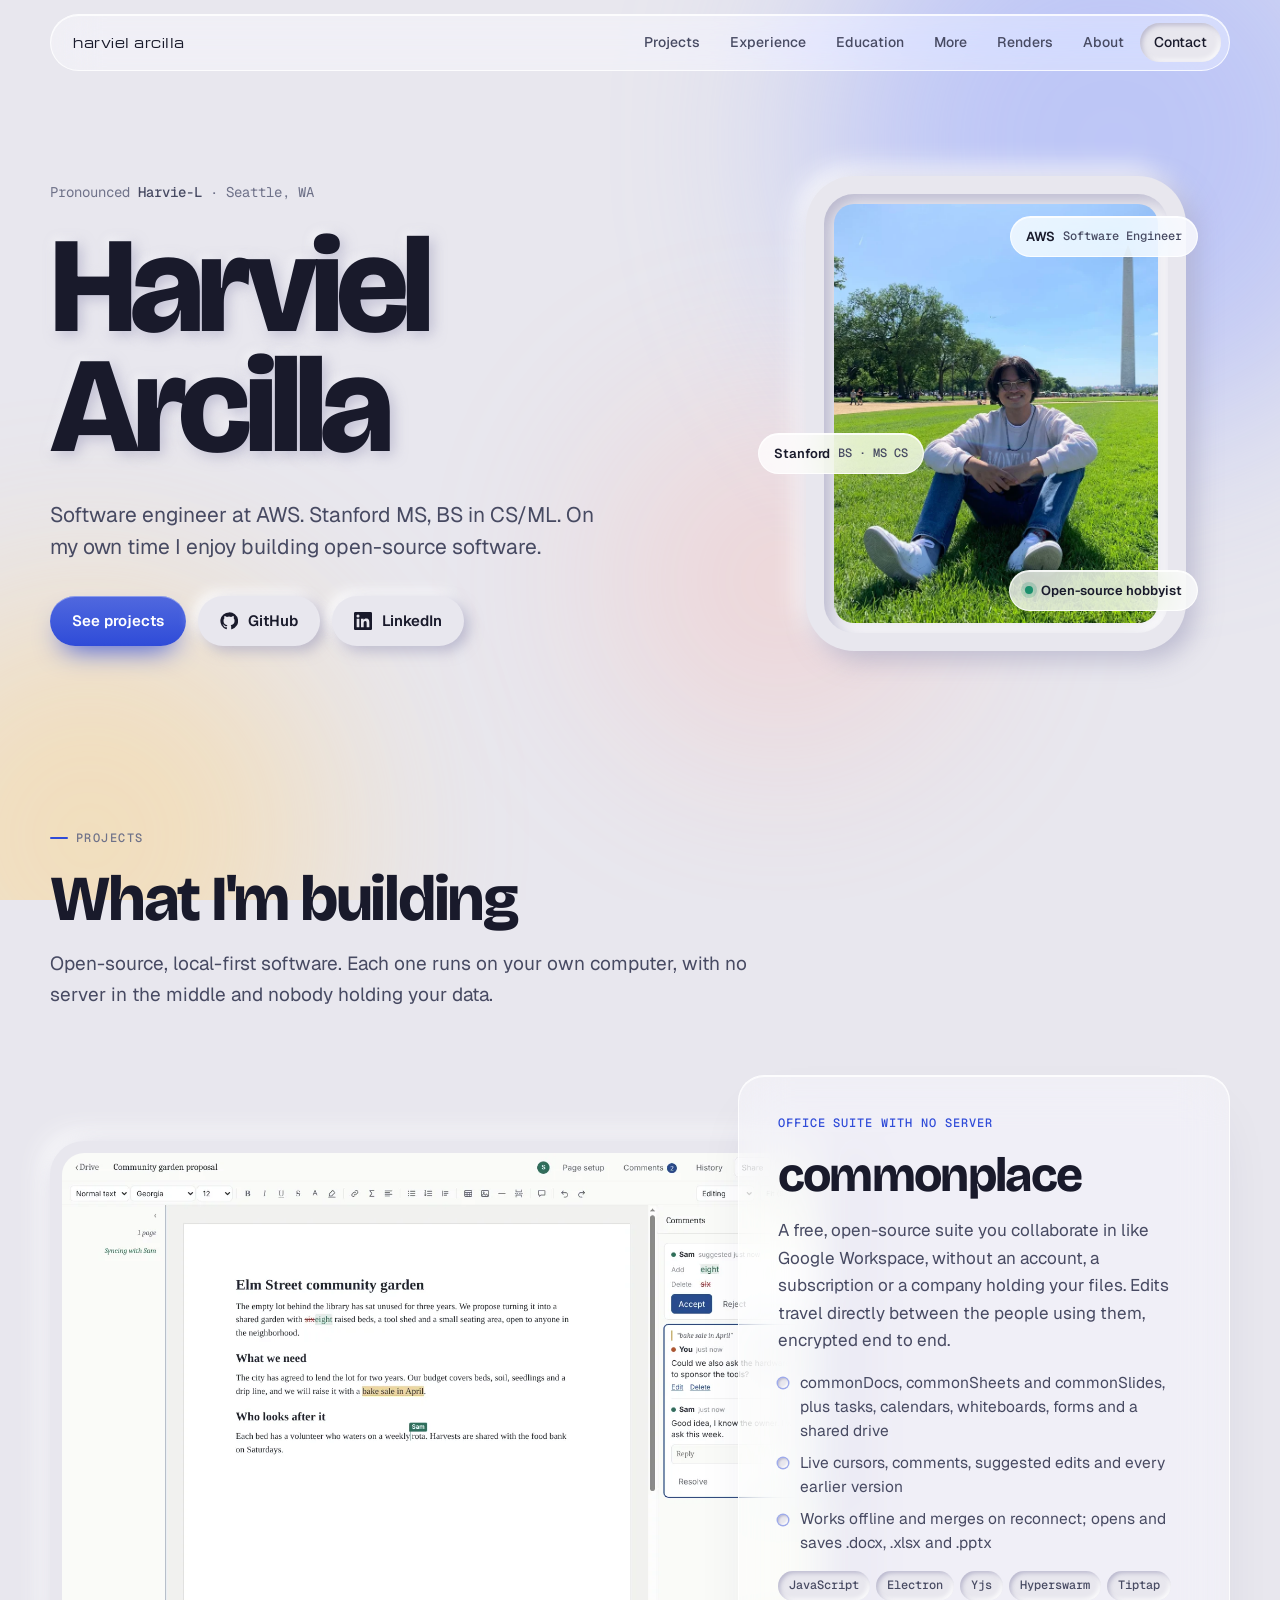
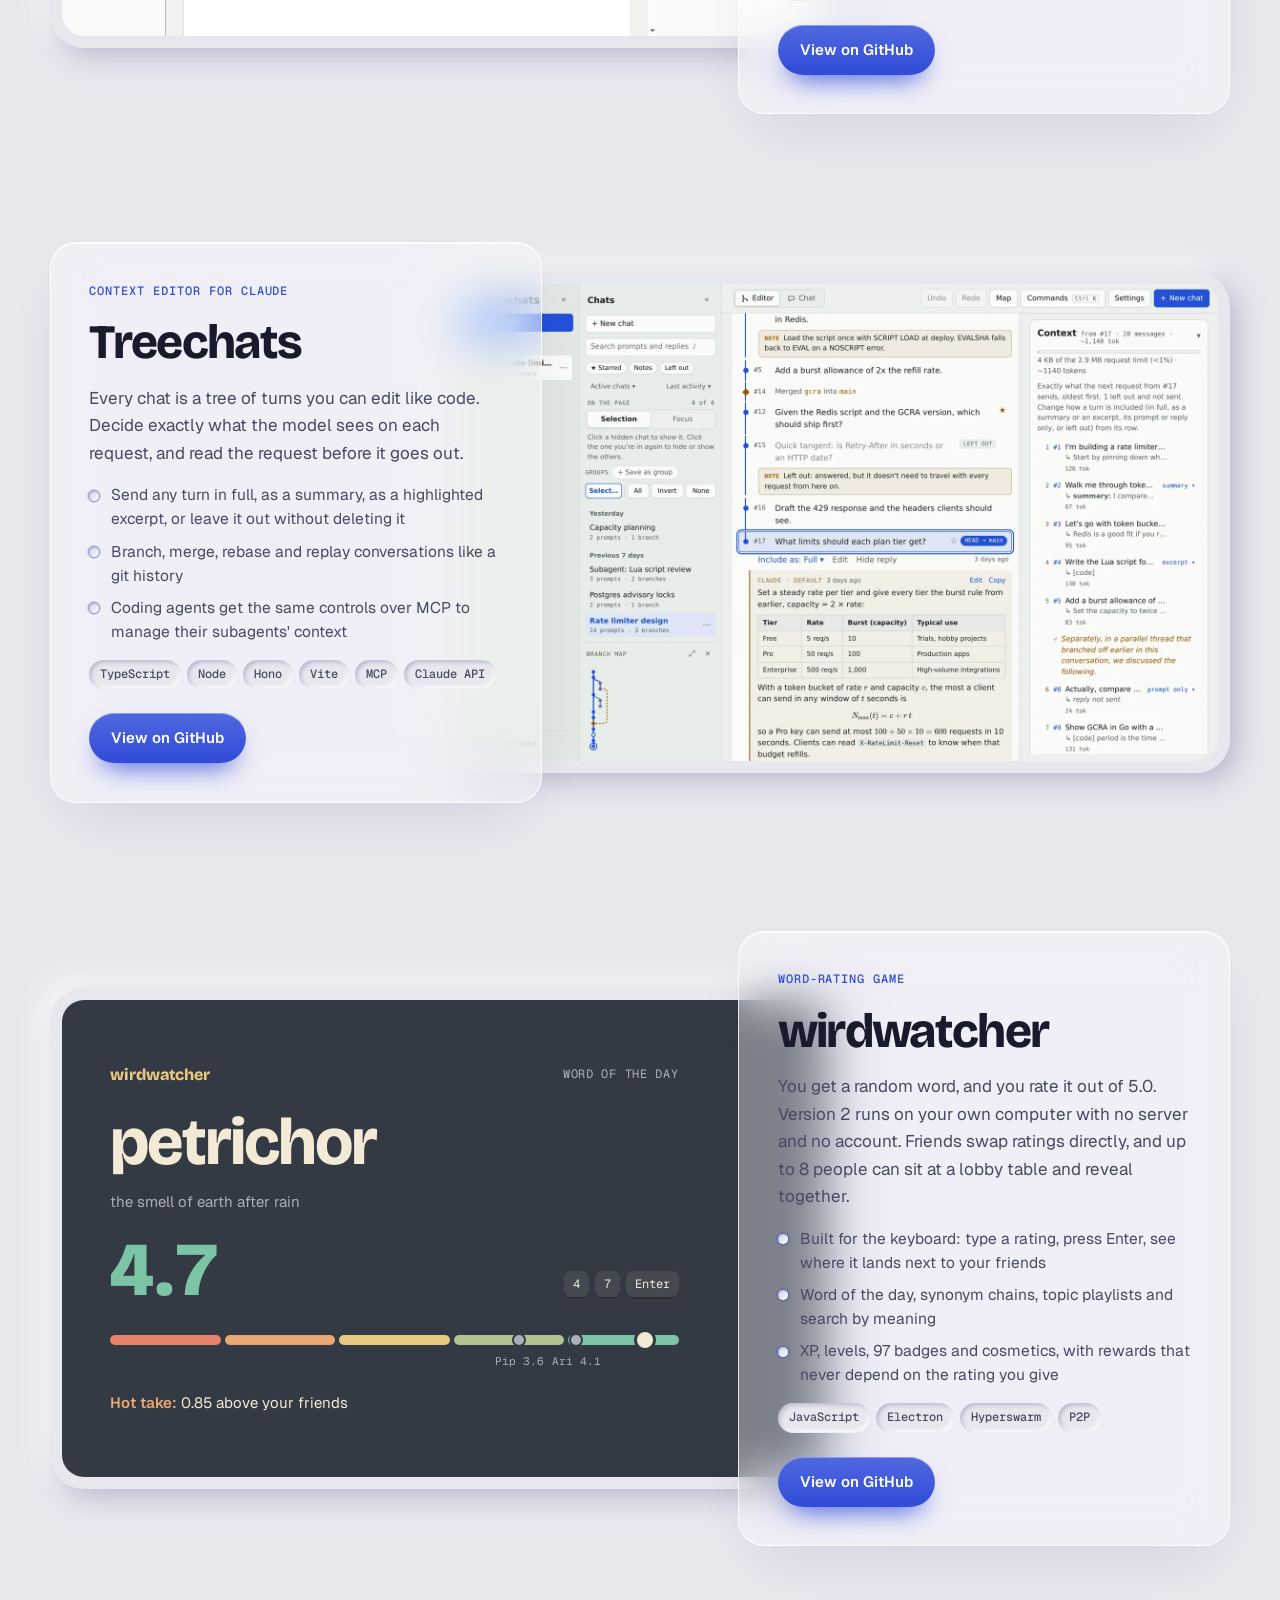
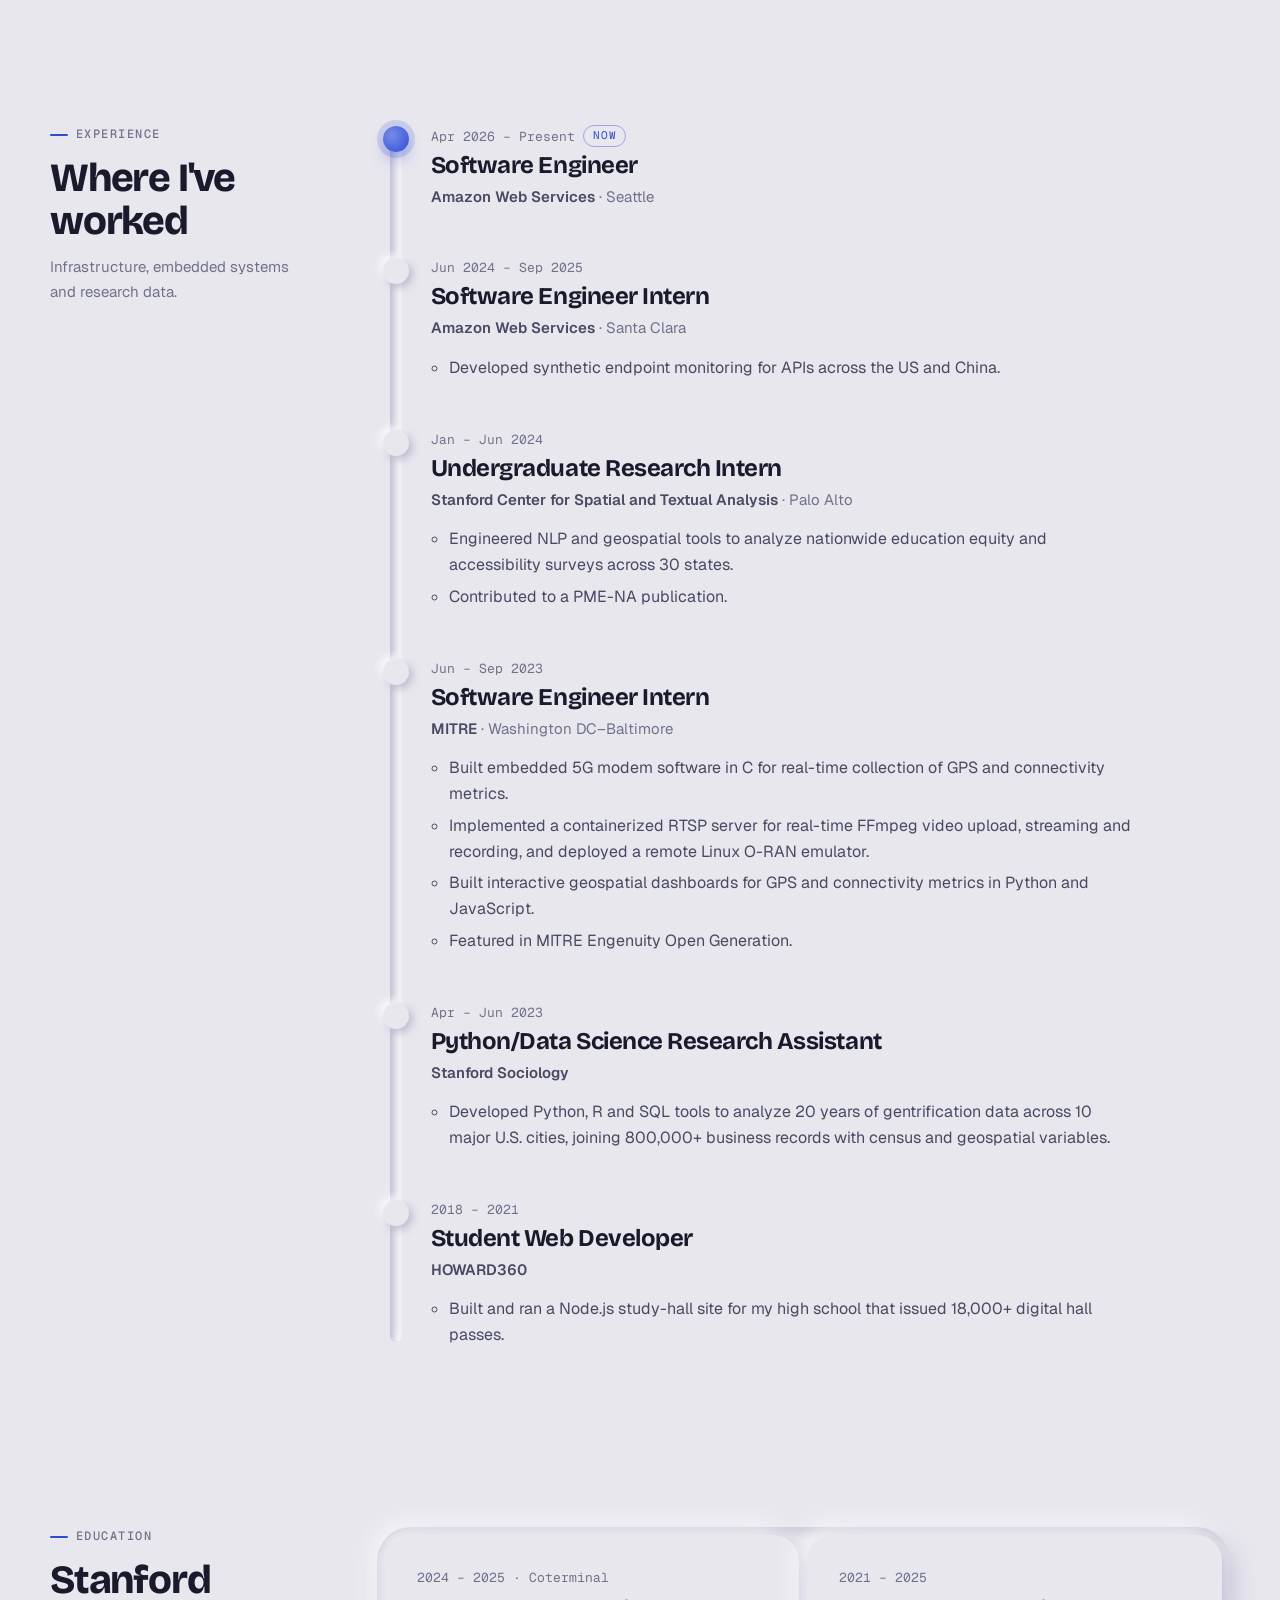
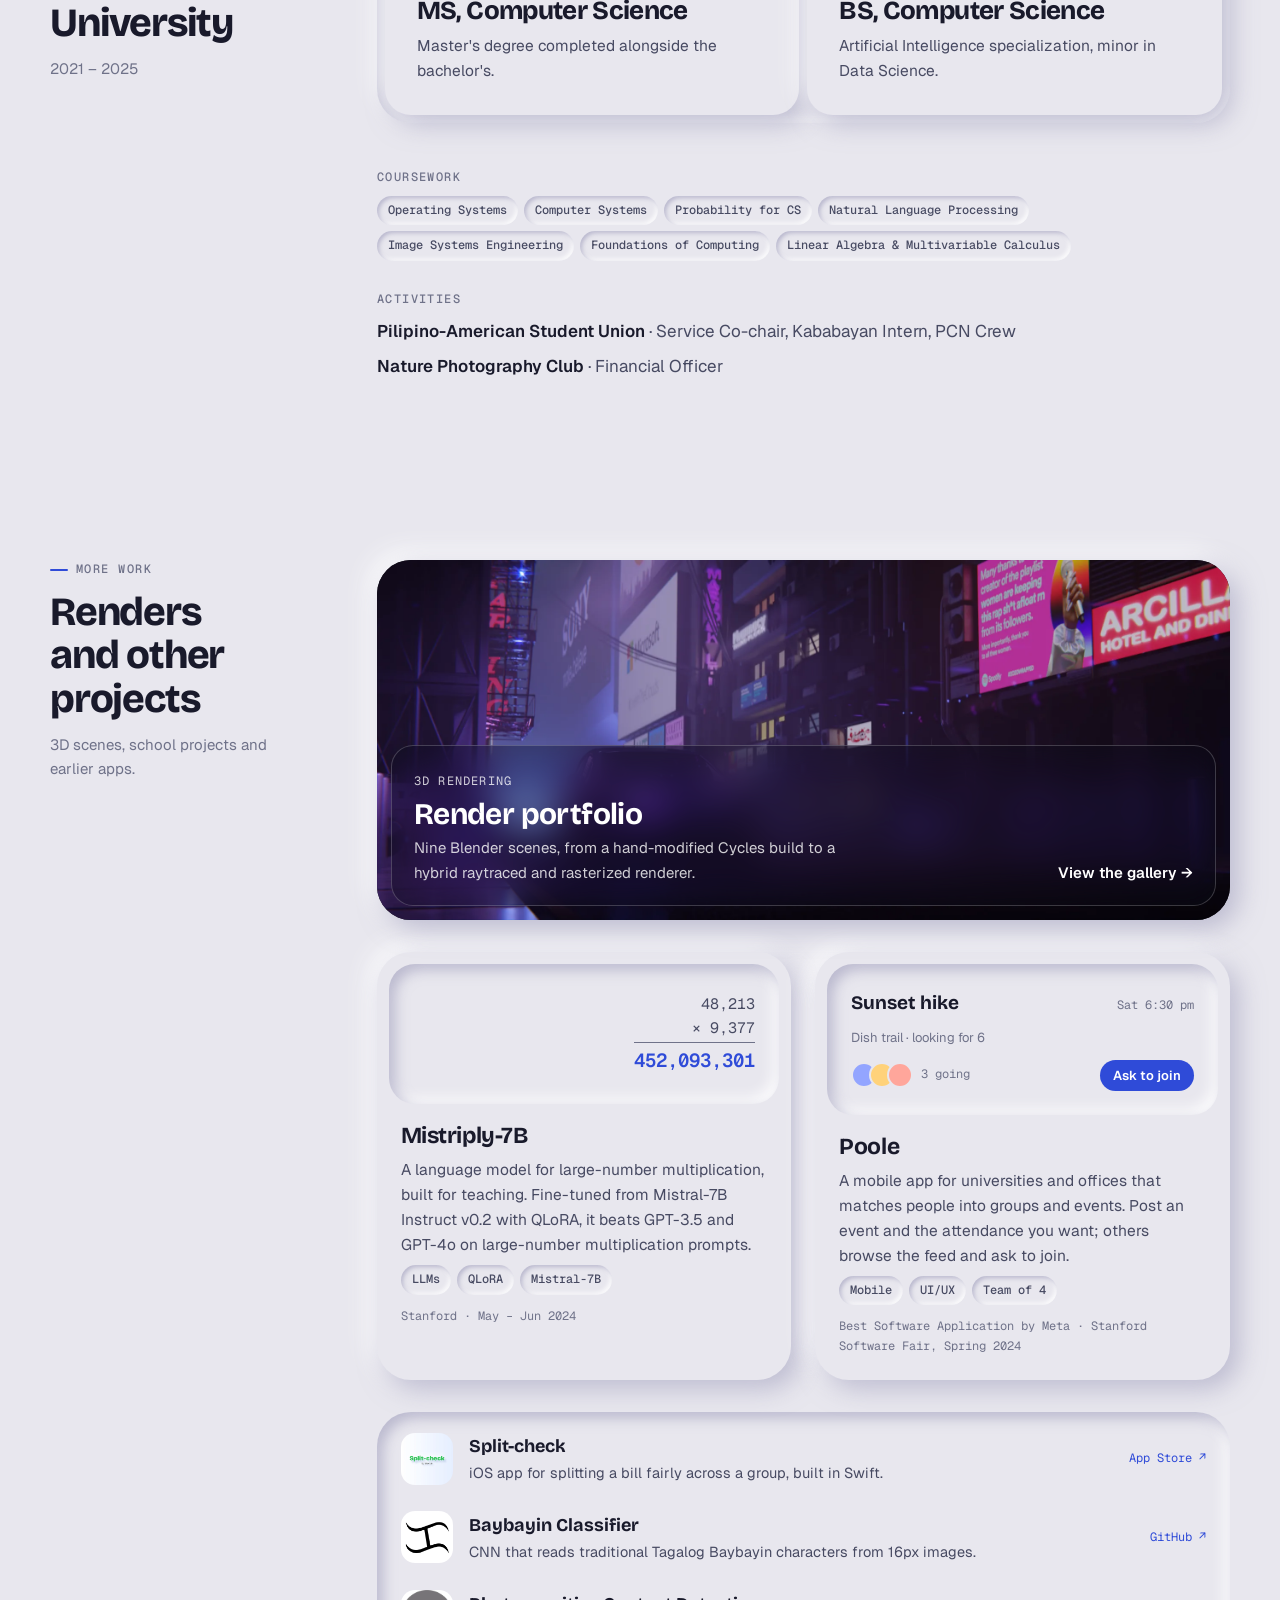
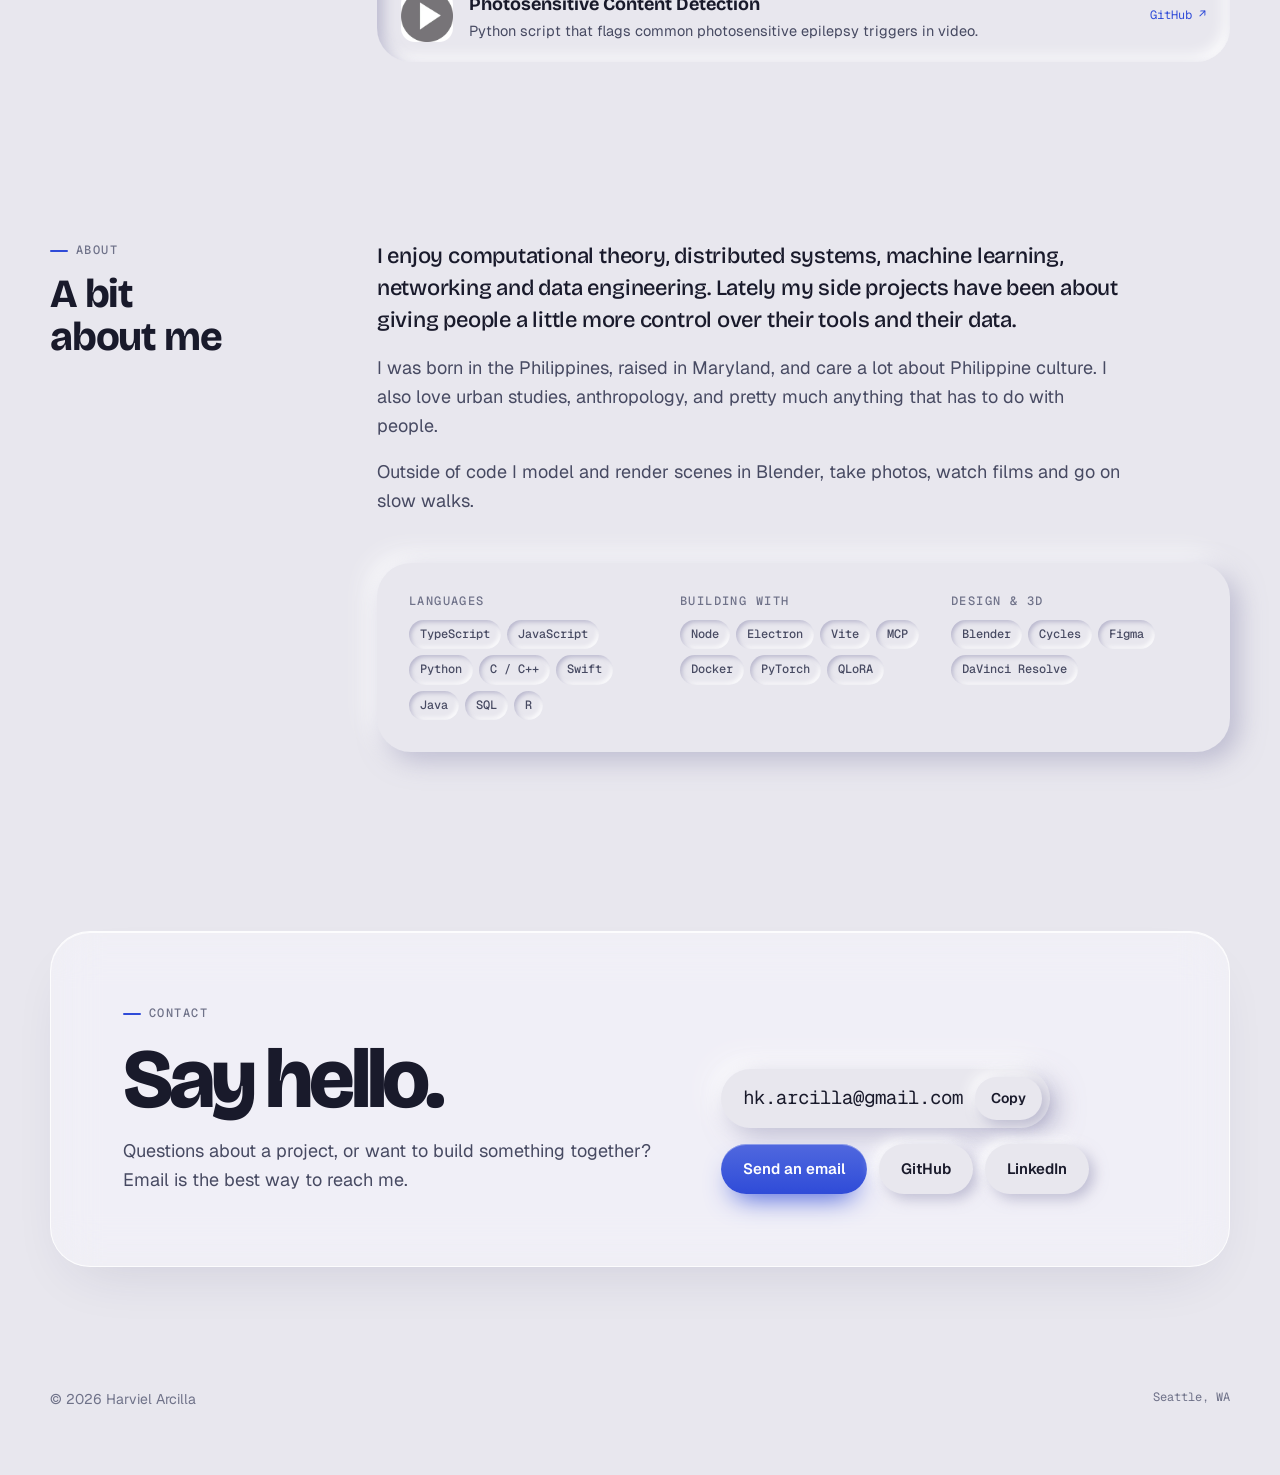
<file: index.html>
<!DOCTYPE html>
<html lang="en">
<head>
  <meta charset="utf-8">
  <meta name="viewport" content="width=device-width, initial-scale=1, viewport-fit=cover">
  <title>Harviel Arcilla</title>
  <meta name="description" content="Harviel Arcilla, software engineer at AWS and Stanford CS grad. Open-source projects: commonplace, Treechats and wirdwatcher.">
  <meta name="theme-color" content="#e8e7ee" media="(prefers-color-scheme: light)">
  <meta name="theme-color" content="#1b1c26" media="(prefers-color-scheme: dark)">
  <link rel="icon" type="image/png" href="assets/img/Favicon.png">
  <link rel="preconnect" href="https://fonts.googleapis.com">
  <link rel="preconnect" href="https://fonts.gstatic.com" crossorigin>
  <link rel="stylesheet" href="https://fonts.googleapis.com/css2?family=Bricolage+Grotesque:opsz,wght@12..96,500..800&family=Geist:wght@400..700&family=Geist+Mono:wght@400;500&family=Michroma&display=swap">
  <link rel="stylesheet" href="assets/css/site.css">
</head>
<body>
  <div class="field" aria-hidden="true"><span></span><span></span><span></span></div>

  <nav class="nav glass" id="nav" aria-label="Main">
    <a class="wordmark" href="#top">harviel arcilla</a>
    <button class="nav-toggle" type="button" aria-label="Menu" aria-expanded="false" aria-controls="nav-links">
      <svg width="18" height="18" viewBox="0 0 24 24" fill="none" stroke="currentColor" stroke-width="2" stroke-linecap="round"><path d="M4 7h16M4 12h16M4 17h16"/></svg>
    </button>
    <ul id="nav-links">
      <li><a href="#projects">Projects</a></li>
      <li><a href="#experience">Experience</a></li>
      <li><a href="#education">Education</a></li>
      <li><a href="#more">More</a></li>
      <li><a href="rendering.html">Renders</a></li>
      <li><a href="#about">About</a></li>
      <li><a href="#contact">Contact</a></li>
    </ul>
  </nav>

  <main id="top">
    <!-- Hero -->
    <section class="hero">
      <div class="wrap hero-grid">
        <div>
          <p class="hello">Pronounced <b>Harvie-L</b> · Seattle, WA</p>
          <h1><span>Harviel</span><span>Arcilla</span></h1>
          <p class="lede">Software engineer at AWS. Stanford MS, BS in CS/ML. On my own time I enjoy building open-source software.</p>
          <div class="actions">
            <a class="btn primary" href="#projects">See projects</a>
            <a class="btn" href="https://github.com/HarvielArcilla">
              <svg viewBox="0 0 24 24" fill="currentColor" aria-hidden="true"><path d="M12 .5a11.5 11.5 0 0 0-3.64 22.41c.58.1.79-.25.79-.56v-2c-3.2.7-3.88-1.36-3.88-1.36-.52-1.33-1.28-1.69-1.28-1.69-1.05-.71.08-.7.08-.7 1.16.08 1.77 1.19 1.77 1.19 1.03 1.77 2.7 1.26 3.36.96.1-.75.4-1.26.73-1.55-2.55-.29-5.24-1.28-5.24-5.69 0-1.26.45-2.29 1.19-3.1-.12-.29-.52-1.46.11-3.05 0 0 .97-.31 3.17 1.18a11 11 0 0 1 5.77 0c2.2-1.49 3.17-1.18 3.17-1.18.63 1.59.23 2.76.11 3.05.74.81 1.19 1.84 1.19 3.1 0 4.42-2.7 5.39-5.26 5.68.41.36.78 1.06.78 2.14v3.17c0 .31.21.67.8.56A11.5 11.5 0 0 0 12 .5Z"/></svg>
              GitHub
            </a>
            <a class="btn" href="https://www.linkedin.com/in/harviel-arcilla">
              <svg viewBox="0 0 24 24" fill="currentColor" aria-hidden="true"><path d="M20.45 20.45h-3.56v-5.57c0-1.33-.02-3.04-1.85-3.04-1.86 0-2.14 1.45-2.14 2.94v5.67H9.35V9h3.41v1.56h.05c.48-.9 1.64-1.85 3.37-1.85 3.6 0 4.27 2.37 4.27 5.46v6.28ZM5.34 7.43a2.06 2.06 0 1 1 0-4.13 2.06 2.06 0 0 1 0 4.13ZM7.12 20.45H3.56V9h3.56v11.45ZM22.22 0H1.77C.79 0 0 .77 0 1.73v20.54C0 23.23.79 24 1.77 24h20.45c.98 0 1.78-.77 1.78-1.73V1.73C24 .77 23.2 0 22.22 0Z"/></svg>
              LinkedIn
            </a>
          </div>
        </div>
        <div class="porthole">
          <div class="rim raised">
            <div class="well pressed"><img src="assets/img/site/portrait.webp" alt="Harviel sitting on the grass on the National Mall" width="720" height="913"></div>
          </div>
          <span class="tag glass t1">AWS <small>Software Engineer</small></span>
          <span class="tag glass t2">Stanford <small>BS · MS CS</small></span>
          <span class="tag glass t3"><i></i>Open-source hobbyist</span>
        </div>
      </div>
    </section>

    <!-- Projects -->
    <section id="projects">
      <div class="wrap">
        <div class="lead-head reveal">
          <span class="eyebrow">Projects</span>
          <h2>What I'm building</h2>
          <p>Open-source, local-first software. Each one runs on your own computer, with no server in the middle and nobody holding your data.</p>
        </div>

        <div class="features">
          <article class="feature reveal" id="commonplace">
            <div class="media raised"><img src="assets/img/site/commonplace-doc.webp" alt="Two people editing the same commonDocs document, with a suggested edit and a reply in the margin" width="1360" height="860" loading="lazy"></div>
            <div class="info glass">
              <span class="kicker">Office suite with no server</span>
              <h3>commonplace</h3>
              <p>A free, open-source suite you collaborate in like Google Workspace, without an account, a subscription or a company holding your files. Edits travel directly between the people using them, encrypted end to end.</p>
              <ul class="points">
                <li>commonDocs, commonSheets and commonSlides, plus tasks, calendars, whiteboards, forms and a shared drive</li>
                <li>Live cursors, comments, suggested edits and every earlier version</li>
                <li>Works offline and merges on reconnect; opens and saves .docx, .xlsx and .pptx</li>
              </ul>
              <ul class="chips"><li>JavaScript</li><li>Electron</li><li>Yjs</li><li>Hyperswarm</li><li>Tiptap</li></ul>
              <div class="links"><a class="btn primary" href="https://github.com/HarvielArcilla/commonplace">View on GitHub</a></div>
            </div>
          </article>

          <article class="feature flip reveal" id="treechats">
            <div class="media raised"><img src="assets/img/site/treechats-editor.webp" alt="Treechats editor: a conversation as a tree, with the exact context of the selected prompt beside it" width="1600" height="1000" loading="lazy"></div>
            <div class="info glass">
              <span class="kicker">Context editor for Claude</span>
              <h3>Treechats</h3>
              <p>Every chat is a tree of turns you can edit like code. Decide exactly what the model sees on each request, and read the request before it goes out.</p>
              <ul class="points">
                <li>Send any turn in full, as a summary, as a highlighted excerpt, or leave it out without deleting it</li>
                <li>Branch, merge, rebase and replay conversations like a git history</li>
                <li>Coding agents get the same controls over MCP to manage their subagents' context</li>
              </ul>
              <ul class="chips"><li>TypeScript</li><li>Node</li><li>Hono</li><li>Vite</li><li>MCP</li><li>Claude API</li></ul>
              <div class="links"><a class="btn primary" href="https://github.com/HarvielArcilla/treechats">View on GitHub</a></div>
            </div>
          </article>

          <article class="feature reveal" id="wirdwatcher">
            <div class="media raised">
              <div class="ww" role="img" aria-label="wirdwatcher rating screen: the word petrichor rated 4.7, above two friends' ratings">
                <div class="ww-top"><span class="ww-mark">wirdwatcher</span><span>Word of the day</span></div>
                <div class="ww-word">petrichor</div>
                <div class="ww-def">the smell of earth after rain</div>
                <div class="ww-row">
                  <div class="ww-score">4.7</div>
                  <div class="ww-keys"><kbd>4</kbd><kbd>7</kbd><kbd>Enter</kbd></div>
                </div>
                <div class="ww-track">
                  <b></b><b></b><b></b><b></b><b></b>
                  <span class="ww-pin" style="left:72%"><span>Pip 3.6</span></span>
                  <span class="ww-pin" style="left:82%"><span>Ari 4.1</span></span>
                  <span class="ww-pin you" style="left:94%"></span>
                </div>
                <div class="ww-verdict"><b>Hot take:</b> 0.85 above your friends</div>
              </div>
            </div>
            <div class="info glass">
              <span class="kicker">Word-rating game</span>
              <h3>wirdwatcher</h3>
              <p>You get a random word, and you rate it out of 5.0. Version 2 runs on your own computer with no server and no account. Friends swap ratings directly, and up to 8 people can sit at a lobby table and reveal together.</p>
              <ul class="points">
                <li>Built for the keyboard: type a rating, press Enter, see where it lands next to your friends</li>
                <li>Word of the day, synonym chains, topic playlists and search by meaning</li>
                <li>XP, levels, 97 badges and cosmetics, with rewards that never depend on the rating you give</li>
              </ul>
              <ul class="chips"><li>JavaScript</li><li>Electron</li><li>Hyperswarm</li><li>P2P</li></ul>
              <div class="links"><a class="btn primary" href="https://github.com/HarvielArcilla/wirdwatcher-friends">View on GitHub</a></div>
            </div>
          </article>
        </div>
      </div>
    </section>

    <!-- Experience -->
    <section id="experience">
      <div class="wrap rail">
        <header class="rail-head reveal">
          <span class="eyebrow">Experience</span>
          <h2>Where I've worked</h2>
          <p>Infrastructure, embedded systems and research data.</p>
        </header>
        <ol class="timeline">
          <li class="now reveal">
            <div class="when">Apr 2026 – Present <span class="pill">Now</span></div>
            <h3>Software Engineer</h3>
            <div class="org">Amazon Web Services <span>· Seattle</span></div>
          </li>
          <li class="reveal">
            <div class="when">Jun 2024 – Sep 2025</div>
            <h3>Software Engineer Intern</h3>
            <div class="org">Amazon Web Services <span>· Santa Clara</span></div>
            <ul><li>Developed synthetic endpoint monitoring for APIs across the US and China.</li></ul>
          </li>
          <li class="reveal">
            <div class="when">Jan – Jun 2024</div>
            <h3>Undergraduate Research Intern</h3>
            <div class="org">Stanford Center for Spatial and Textual Analysis <span>· Palo Alto</span></div>
            <ul>
              <li>Engineered NLP and geospatial tools to analyze nationwide education equity and accessibility surveys across 30 states.</li>
              <li>Contributed to a PME-NA publication.</li>
            </ul>
          </li>
          <li class="reveal">
            <div class="when">Jun – Sep 2023</div>
            <h3>Software Engineer Intern</h3>
            <div class="org">MITRE <span>· Washington DC–Baltimore</span></div>
            <ul>
              <li>Built embedded 5G modem software in C for real-time collection of GPS and connectivity metrics.</li>
              <li>Implemented a containerized RTSP server for real-time FFmpeg video upload, streaming and recording, and deployed a remote Linux O-RAN emulator.</li>
              <li>Built interactive geospatial dashboards for GPS and connectivity metrics in Python and JavaScript.</li>
              <li>Featured in MITRE Engenuity Open Generation.</li>
            </ul>
          </li>
          <li class="reveal">
            <div class="when">Apr – Jun 2023</div>
            <h3>Python/Data Science Research Assistant</h3>
            <div class="org">Stanford Sociology</div>
            <ul><li>Developed Python, R and SQL tools to analyze 20 years of gentrification data across 10 major U.S. cities, joining 800,000+ business records with census and geospatial variables.</li></ul>
          </li>
          <li class="reveal">
            <div class="when">2018 – 2021</div>
            <h3>Student Web Developer</h3>
            <div class="org">HOWARD360</div>
            <ul>
              <li>Built and ran a Node.js study-hall site for my high school that issued 18,000+ digital hall passes.</li>
            </ul>
          </li>
        </ol>
      </div>
    </section>

    <!-- Education -->
    <section id="education">
      <div class="wrap rail">
        <header class="rail-head reveal">
          <span class="eyebrow">Education</span>
          <h2>Stanford University</h2>
          <p>2021 – 2025</p>
        </header>
        <div>
          <div class="degrees pressed reveal">
            <div class="degree raised">
              <div class="when">2024 – 2025 · Coterminal</div>
              <h3>MS, Computer Science</h3>
              <p>Master's degree completed alongside the bachelor's.</p>
            </div>
            <div class="degree raised">
              <div class="when">2021 – 2025</div>
              <h3>BS, Computer Science</h3>
              <p>Artificial Intelligence specialization, minor in Data Science.</p>
            </div>
          </div>
          <div class="school-detail">
            <div class="reveal">
              <h4 class="label">Coursework</h4>
              <ul class="chips"><li>Operating Systems</li><li>Computer Systems</li><li>Probability for CS</li><li>Natural Language Processing</li><li>Image Systems Engineering</li><li>Foundations of Computing</li><li>Linear Algebra &amp; Multivariable Calculus</li></ul>
            </div>
            <div class="reveal">
              <h4 class="label">Activities</h4>
              <ul class="plain">
                <li><b>Pilipino-American Student Union</b> · Service Co-chair, Kababayan Intern, PCN Crew</li>
                <li><b>Nature Photography Club</b> · Financial Officer</li>
              </ul>
            </div>
          </div>
        </div>
      </div>
    </section>

    <!-- More work -->
    <section id="more">
      <div class="wrap rail">
        <header class="rail-head reveal">
          <span class="eyebrow">More work</span>
          <h2>Renders and other projects</h2>
          <p>3D scenes, school projects and earlier apps.</p>
        </header>
        <div>
          <a class="render-card reveal" href="rendering.html">
            <img src="assets/img/site/futuristic-street.webp" alt="" width="2000" height="843" loading="lazy">
            <div class="pane">
              <div>
                <small>3D rendering</small>
                <h3>Render portfolio</h3>
                <p>Nine Blender scenes, from a hand-modified Cycles build to a hybrid raytraced and rasterized renderer.</p>
              </div>
              <span class="go">View the gallery →</span>
            </div>
          </a>

          <div class="duo">
            <article class="card raised reveal">
              <div class="vignette pressed" aria-hidden="true">
                <div class="mult">
                  <div>48,213</div>
                  <div>× 9,377</div>
                  <div class="rule"></div>
                  <strong>452,093,301</strong>
                </div>
              </div>
              <div class="body">
                <h3>Mistriply-7B</h3>
                <p>A language model for large-number multiplication, built for teaching. Fine-tuned from Mistral-7B Instruct v0.2 with QLoRA, it beats GPT-3.5 and GPT-4o on large-number multiplication prompts.</p>
                <ul class="chips"><li>LLMs</li><li>QLoRA</li><li>Mistral-7B</li></ul>
                <div class="meta">Stanford · May – Jun 2024</div>
              </div>
            </article>
            <article class="card raised reveal">
              <div class="vignette pressed" aria-hidden="true">
                <div class="event-head"><b>Sunset hike</b><span>Sat 6:30 pm</span></div>
                <div class="event-sub">Dish trail · looking for 6</div>
                <div class="event-foot">
                  <div class="faces"><i></i><i></i><i></i><small>3 going</small></div>
                  <span class="join">Ask to join</span>
                </div>
              </div>
              <div class="body">
                <h3>Poole</h3>
                <p>A mobile app for universities and offices that matches people into groups and events. Post an event and the attendance you want; others browse the feed and ask to join.</p>
                <ul class="chips"><li>Mobile</li><li>UI/UX</li><li>Team of 4</li></ul>
                <div class="meta">Best Software Application by Meta · Stanford Software Fair, Spring 2024</div>
              </div>
            </article>
          </div>

          <div class="older pressed reveal">
            <a href="https://apps.apple.com/us/app/split-check/id6447654379">
              <img src="assets/img/site/splitcheck.webp" alt="" width="700" height="700" loading="lazy">
              <div><b>Split-check</b><span>iOS app for splitting a bill fairly across a group, built in Swift.</span></div>
              <em>App Store ↗</em>
            </a>
            <a href="https://github.com/HarvielArcilla/baybayin-classifier-model-for-16px">
              <img src="assets/img/site/baybayin.webp" alt="" width="400" height="400" loading="lazy">
              <div><b>Baybayin Classifier</b><span>CNN that reads traditional Tagalog Baybayin characters from 16px images.</span></div>
              <em>GitHub ↗</em>
            </a>
            <a href="https://github.com/HarvielArcilla/Photosensitive-Epilepsy-Content-Detection">
              <img src="assets/img/site/epilepsy.webp" alt="" width="288" height="288" loading="lazy">
              <div><b>Photosensitive Content Detection</b><span>Python script that flags common photosensitive epilepsy triggers in video.</span></div>
              <em>GitHub ↗</em>
            </a>
          </div>
        </div>
      </div>
    </section>

    <!-- About -->
    <section id="about">
      <div class="wrap rail">
        <header class="rail-head reveal">
          <span class="eyebrow">About</span>
          <h2>A bit about me</h2>
        </header>
        <div>
          <div class="about-copy reveal">
            <p>I enjoy computational theory, distributed systems, machine learning, networking and data engineering. Lately my side projects have been about giving people a little more control over their tools and their data.</p>
            <p>I was born in the Philippines, raised in Maryland, and care a lot about Philippine culture. I also love urban studies, anthropology, and pretty much anything that has to do with people.</p>
            <p>Outside of code I model and render scenes in Blender, take photos, watch films and go on slow walks.</p>
          </div>
          <div class="skills raised reveal">
            <div><h4 class="label">Languages</h4><ul class="chips"><li>TypeScript</li><li>JavaScript</li><li>Python</li><li>C / C++</li><li>Swift</li><li>Java</li><li>SQL</li><li>R</li></ul></div>
            <div><h4 class="label">Building with</h4><ul class="chips"><li>Node</li><li>Electron</li><li>Vite</li><li>MCP</li><li>Docker</li><li>PyTorch</li><li>QLoRA</li></ul></div>
            <div><h4 class="label">Design &amp; 3D</h4><ul class="chips"><li>Blender</li><li>Cycles</li><li>Figma</li><li>DaVinci Resolve</li></ul></div>
          </div>
        </div>
      </div>
    </section>

    <!-- Contact -->
    <section id="contact">
      <div class="wrap">
        <div class="contact glass reveal">
          <div class="say">
            <span class="eyebrow">Contact</span>
            <h2>Say hello.</h2>
            <p>Questions about a project, or want to build something together? Email is the best way to reach me.</p>
          </div>
          <div class="reach">
            <div class="mail raised">
              <code id="email">hk.arcilla@gmail.com</code>
              <button class="btn" type="button" id="copy">Copy</button>
            </div>
            <div class="actions">
              <a class="btn primary" href="mailto:hk.arcilla@gmail.com">Send an email</a>
              <a class="btn" href="https://github.com/HarvielArcilla">GitHub</a>
              <a class="btn" href="https://www.linkedin.com/in/harviel-arcilla">LinkedIn</a>
            </div>
          </div>
        </div>
      </div>
    </section>
  </main>

  <footer>
    <div class="wrap"><span>© 2026 Harviel Arcilla</span><span class="mono">Seattle, WA</span></div>
  </footer>

  <script>
    (function () {
      var root = document.documentElement;
      root.classList.add('js');

      // menu
      var nav = document.getElementById('nav');
      var toggle = nav.querySelector('.nav-toggle');
      toggle.addEventListener('click', function () {
        nav.classList.toggle('open');
        toggle.setAttribute('aria-expanded', nav.classList.contains('open'));
      });
      nav.querySelectorAll('ul a').forEach(function (a) {
        a.addEventListener('click', function () { nav.classList.remove('open'); toggle.setAttribute('aria-expanded', 'false'); });
      });

      // entrance + current section in the nav
      if ('IntersectionObserver' in window) {
        var io = new IntersectionObserver(function (entries) {
          entries.forEach(function (e) { if (e.isIntersecting) { e.target.classList.add('in'); io.unobserve(e.target); } });
        }, { rootMargin: '0px 0px -6% 0px' });
        document.querySelectorAll('.reveal').forEach(function (el) { io.observe(el); });

        var links = {};
        nav.querySelectorAll('a[href^="#"]').forEach(function (a) { links[a.getAttribute('href').slice(1)] = a; });
        var spy = new IntersectionObserver(function (entries) {
          entries.forEach(function (e) {
            var a = links[e.target.id];
            if (a && e.isIntersecting) {
              Object.keys(links).forEach(function (k) { links[k].classList.remove('on'); });
              a.classList.add('on');
            }
          });
        }, { rootMargin: '-45% 0px -50% 0px' });
        document.querySelectorAll('main section[id]').forEach(function (s) { spy.observe(s); });
      } else {
        document.querySelectorAll('.reveal').forEach(function (el) { el.classList.add('in'); });
      }

      // one light source that follows the pointer
      var still = window.matchMedia('(prefers-reduced-motion: reduce)').matches;
      var fine = window.matchMedia('(pointer: fine)').matches;
      if (fine && !still) {
        var tx = 8, ty = 8, x = 8, y = 8, running = false;
        window.addEventListener('pointermove', function (e) {
          tx = 6 + (0.5 - e.clientX / window.innerWidth) * 9;
          ty = 6 + (0.5 - e.clientY / window.innerHeight) * 9;
          if (!running) { running = true; requestAnimationFrame(step); }
        }, { passive: true });
        function step() {
          x += (tx - x) * 0.12; y += (ty - y) * 0.12;
          root.style.setProperty('--sx', x.toFixed(1) + 'px');
          root.style.setProperty('--sy', y.toFixed(1) + 'px');
          if (Math.abs(tx - x) > 0.05 || Math.abs(ty - y) > 0.05) requestAnimationFrame(step); else running = false;
        }
      }

      // copy email
      var copy = document.getElementById('copy');
      if (copy) copy.addEventListener('click', function () {
        var text = document.getElementById('email');
        var done = function () { copy.textContent = 'Copied'; setTimeout(function () { copy.textContent = 'Copy'; }, 1800); };
        var select = function () { var r = document.createRange(); r.selectNodeContents(text); var s = getSelection(); s.removeAllRanges(); s.addRange(r); copy.textContent = 'Selected'; };
        try { navigator.clipboard.writeText(text.textContent).then(done, select); } catch (err) { select(); }
      });
    })();
  </script>
</body>
</html>
</file>
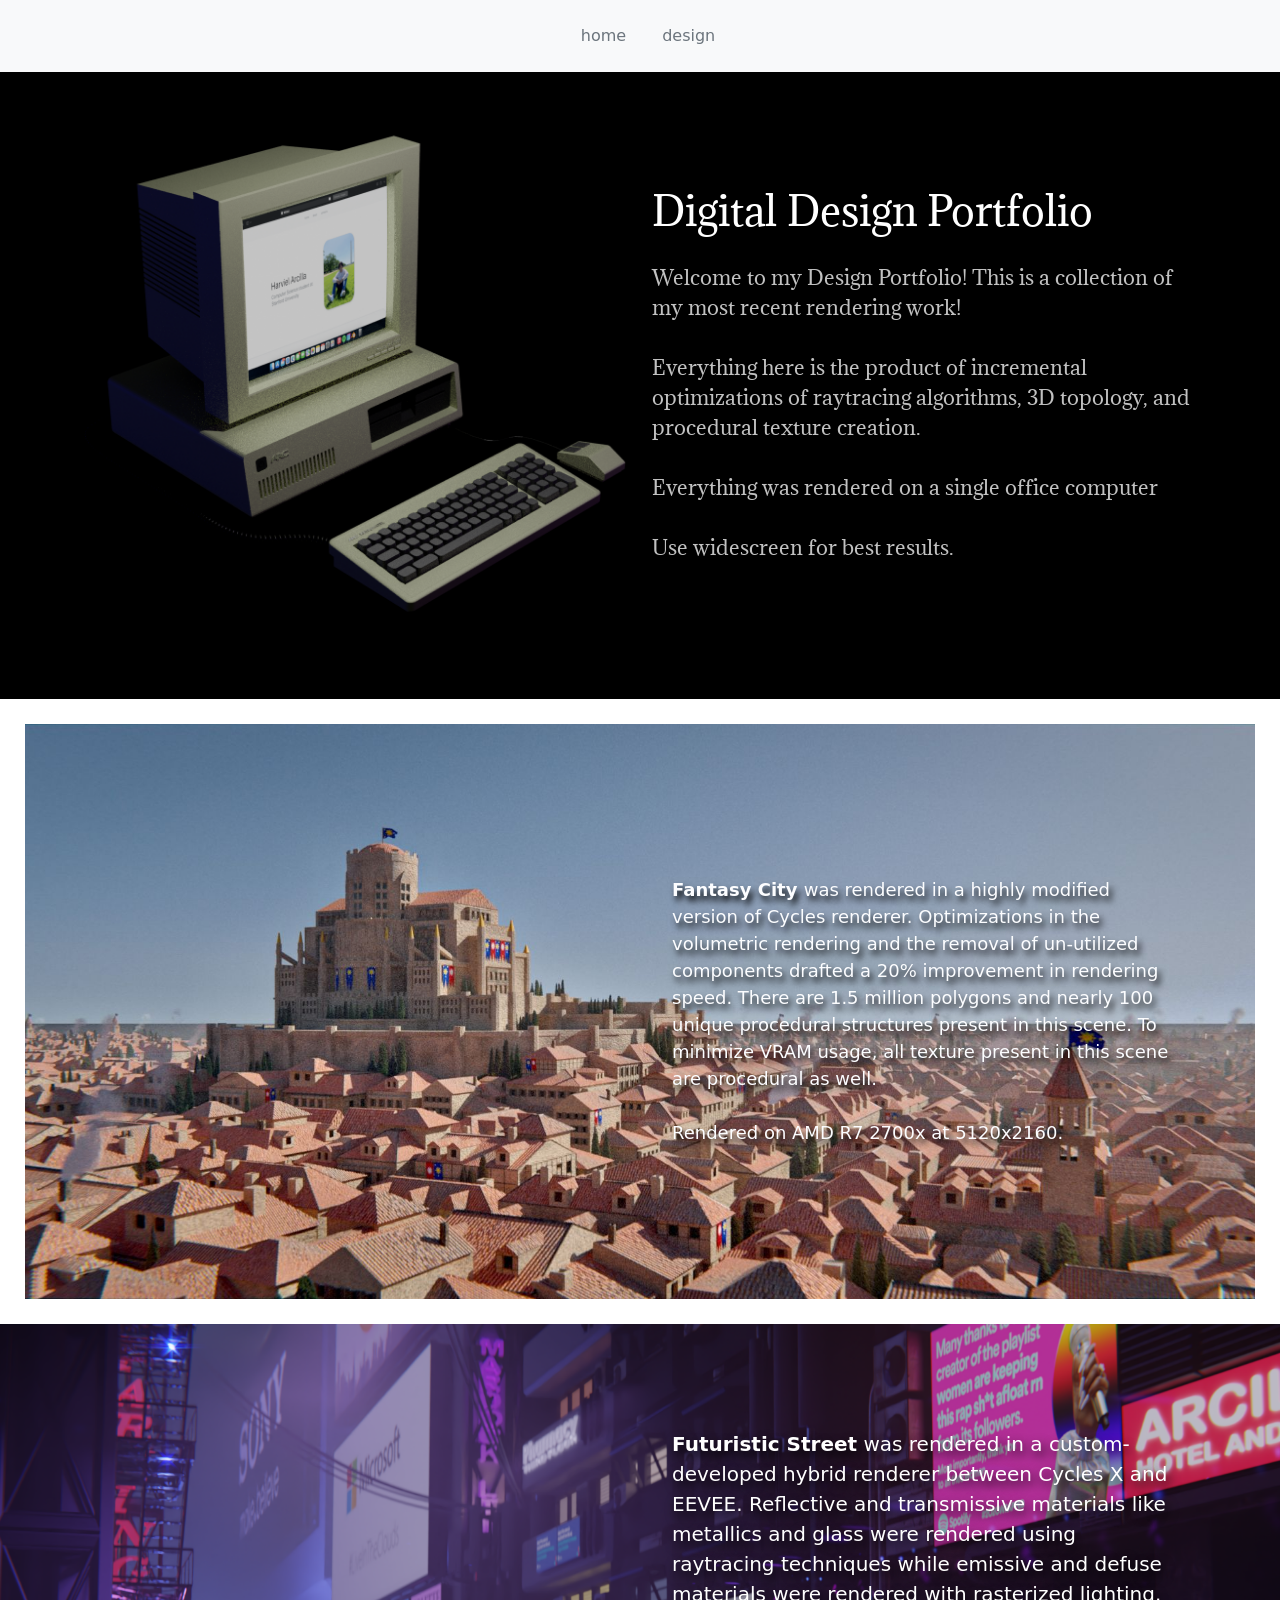
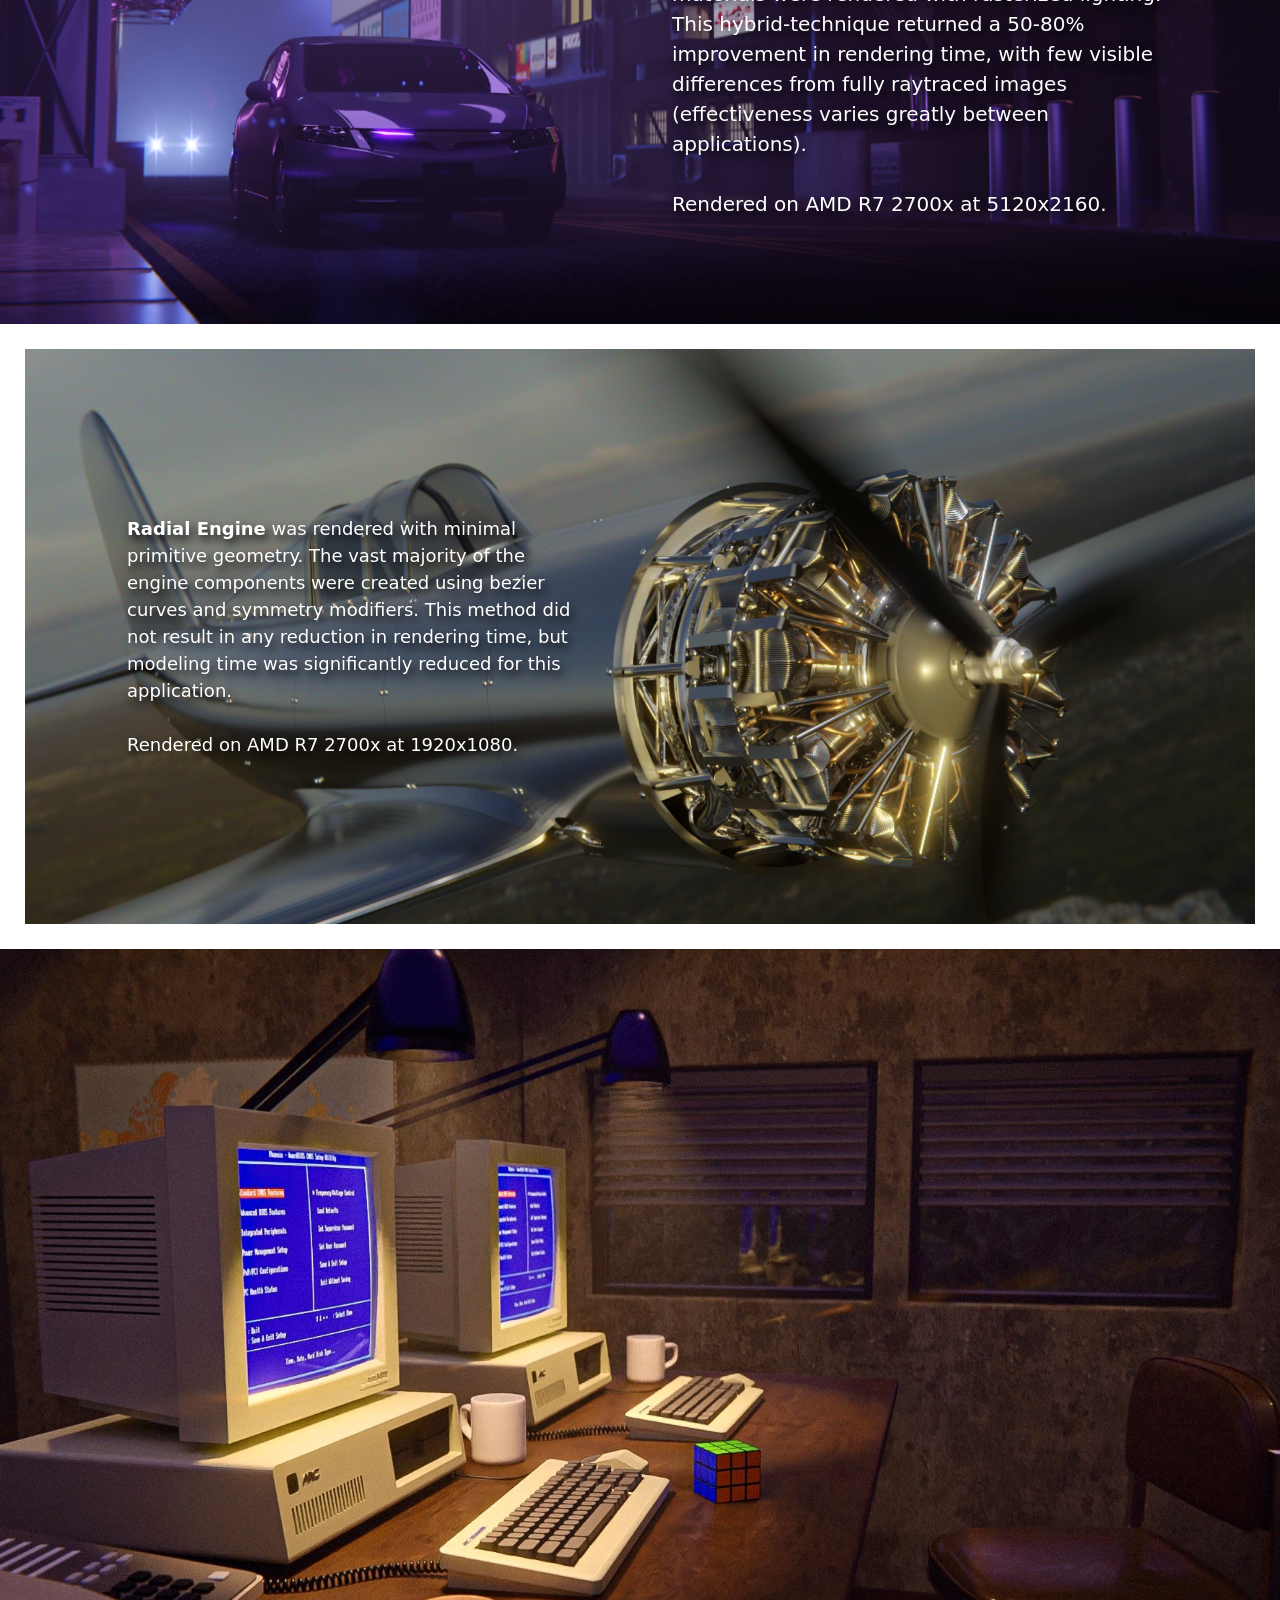
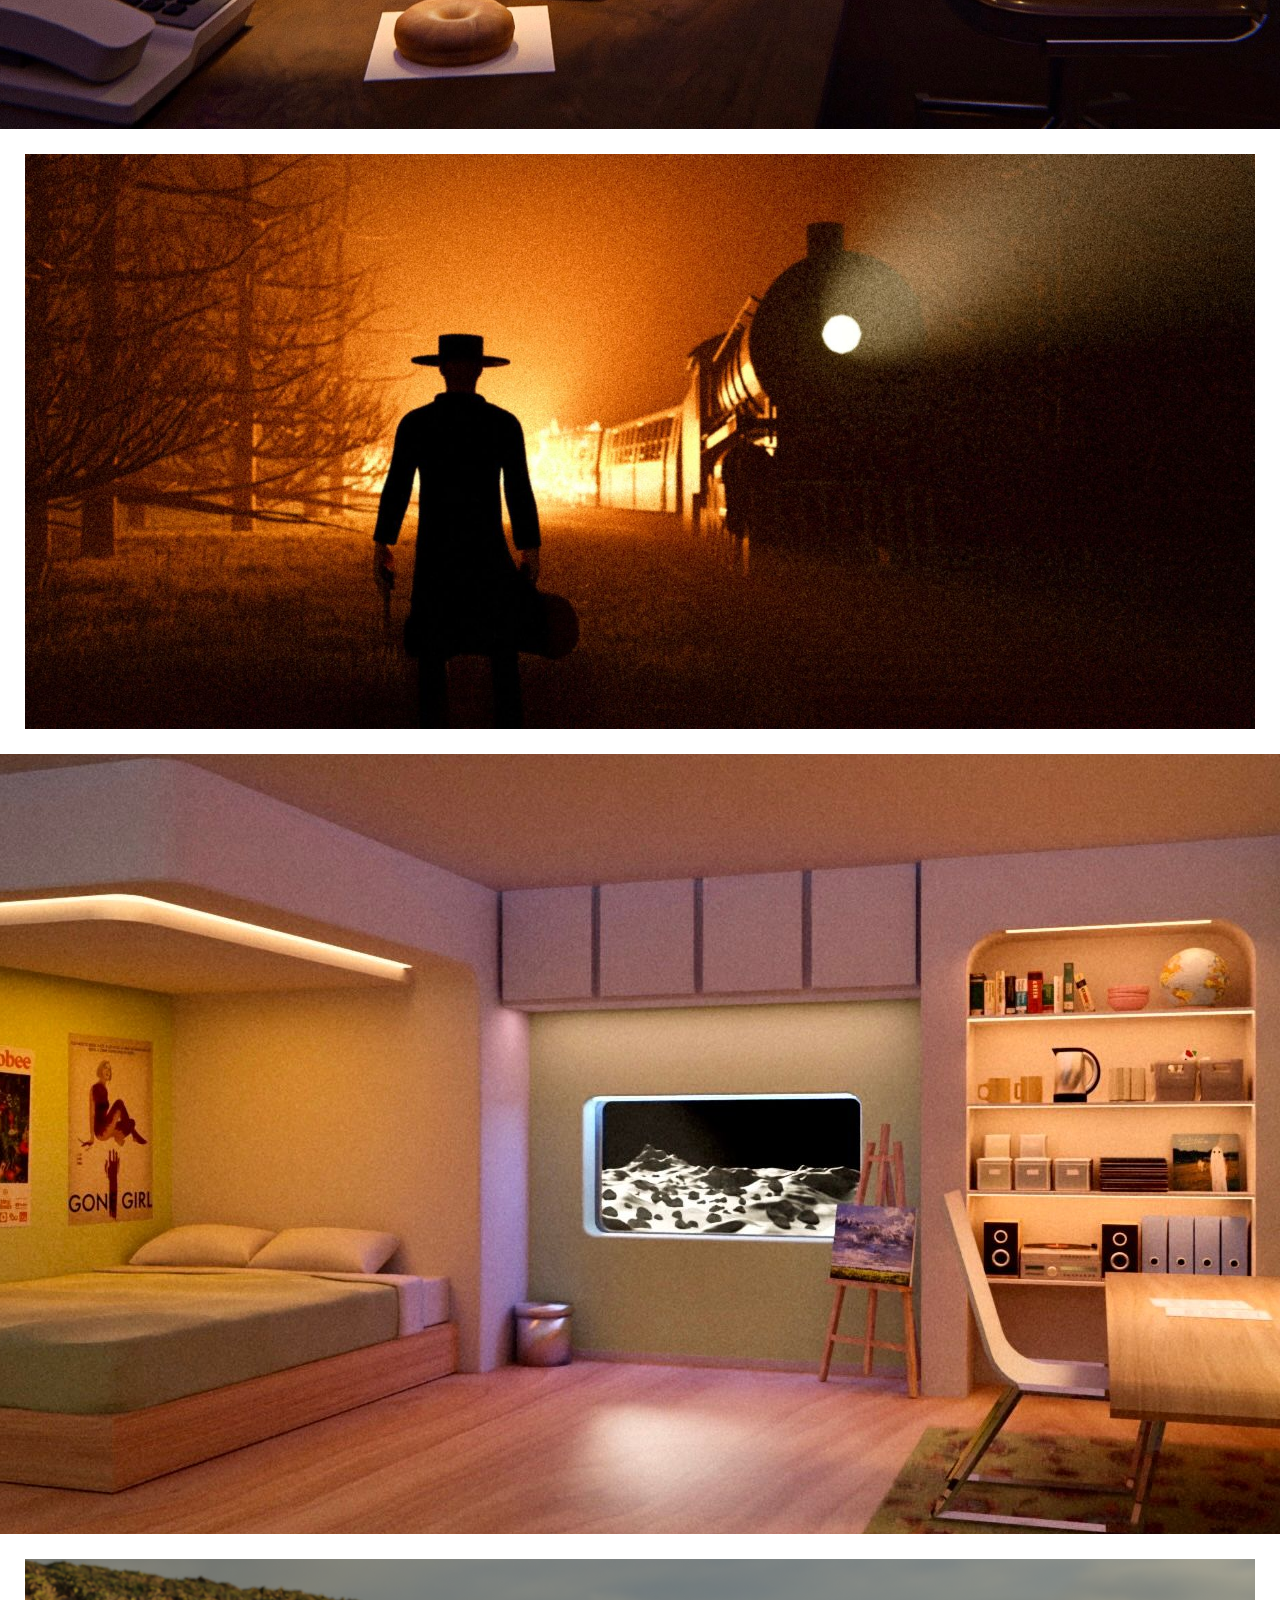
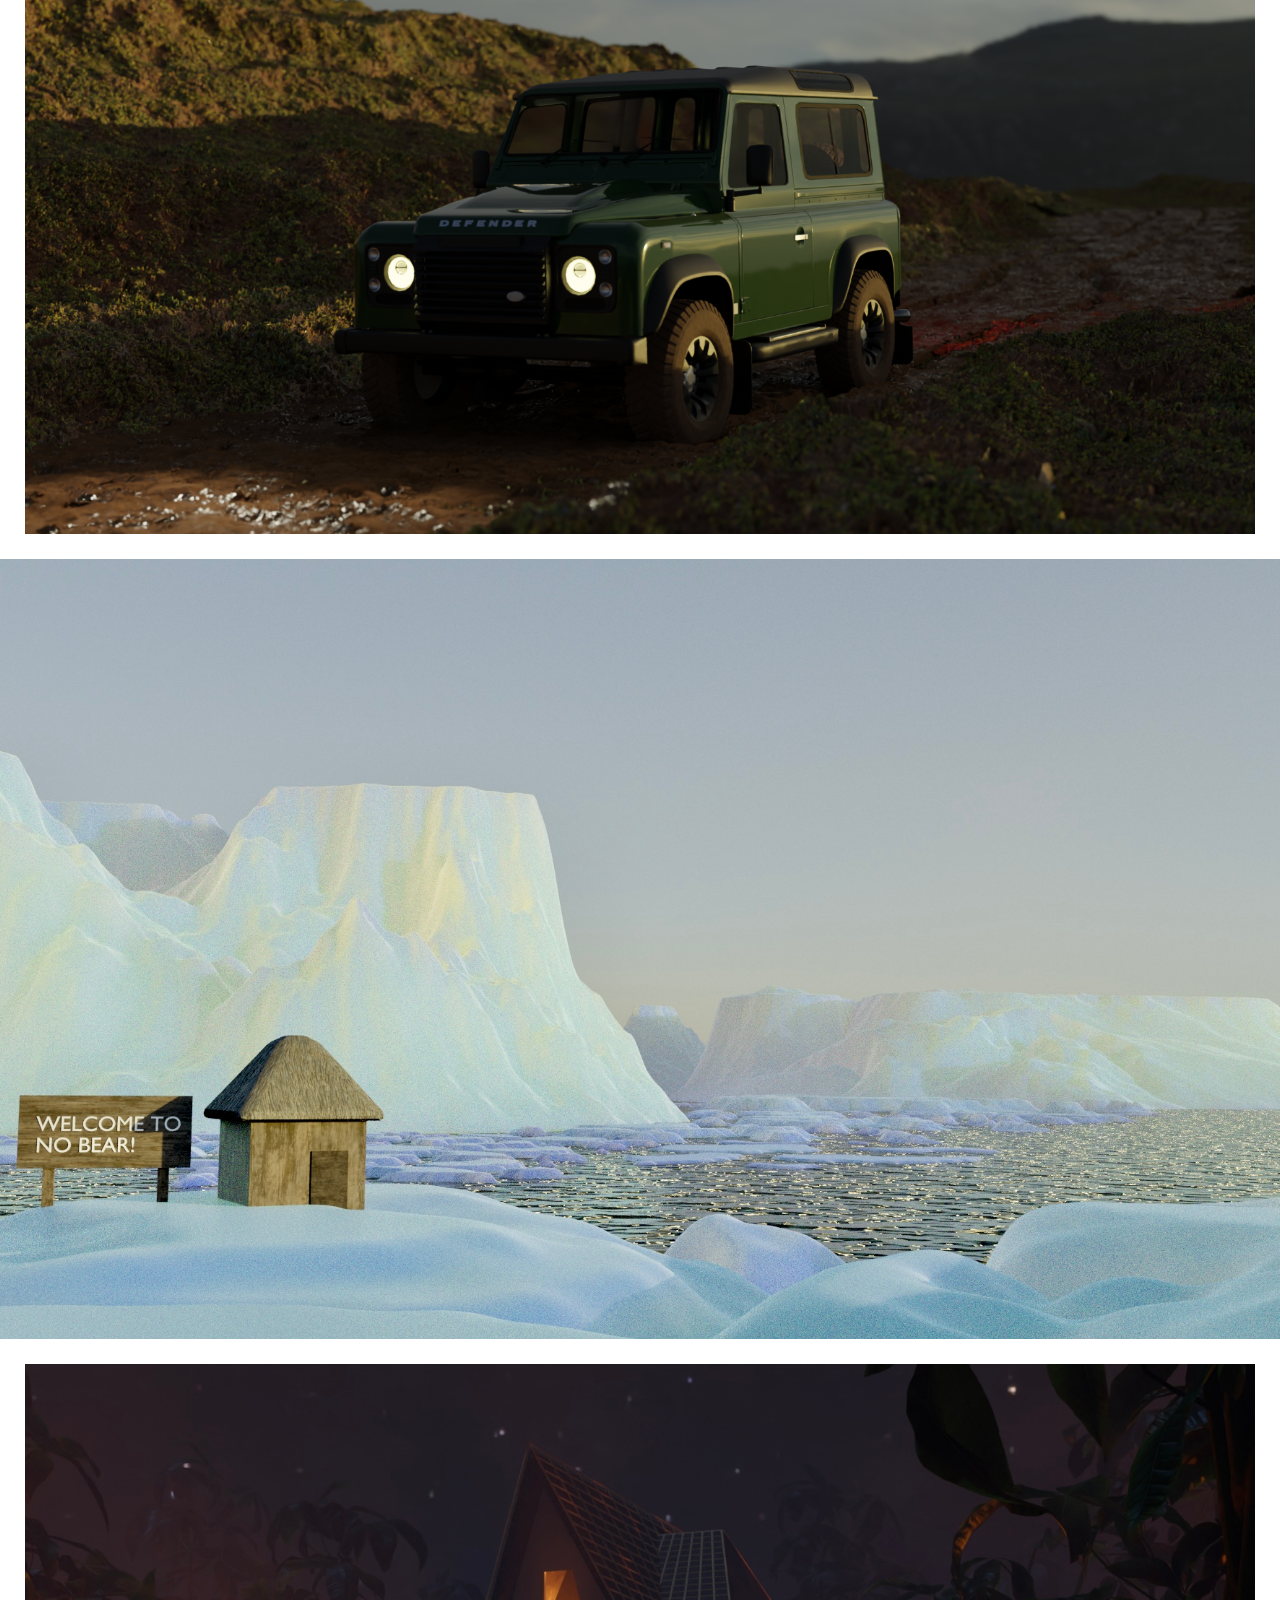
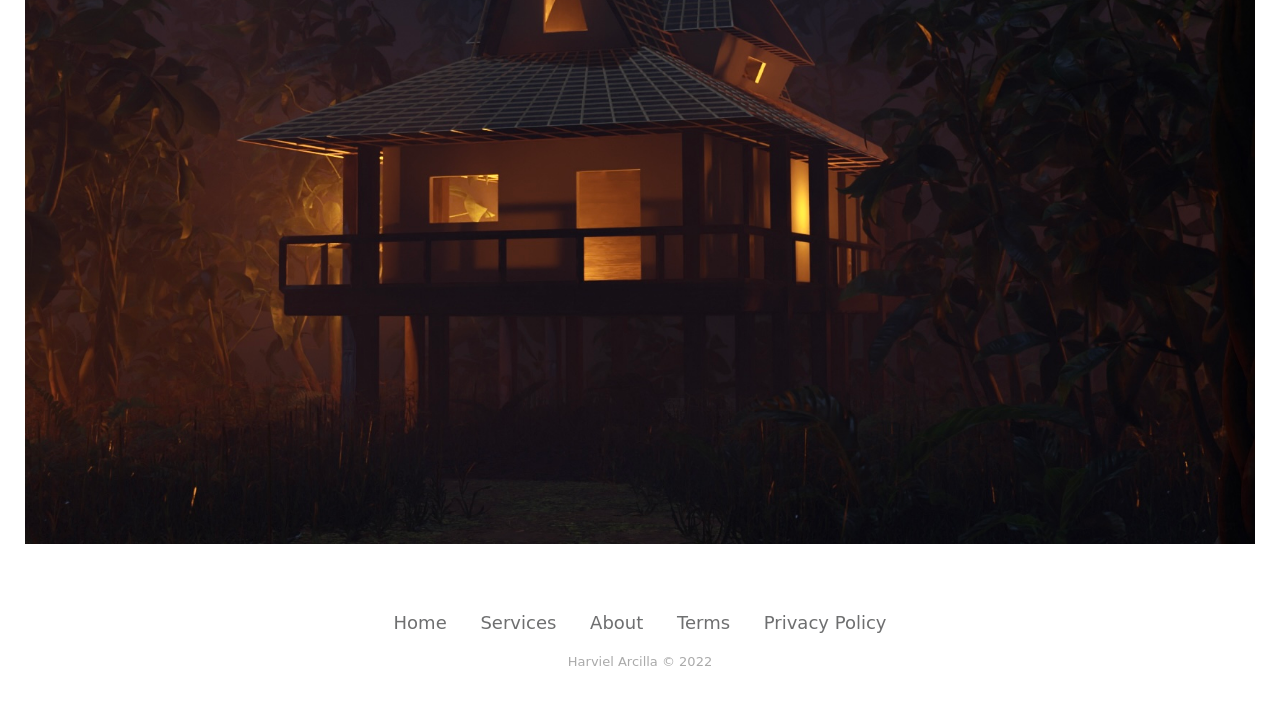
<file: design.html>
<!DOCTYPE html>
<html lang="en">

<head>
    <meta charset="utf-8">
    <meta name="viewport" content="width=device-width, initial-scale=1.0, shrink-to-fit=no">
    <title>HarvielArcilla</title>
    <link rel="icon" type="image/png" sizes="1120x1080" href="assets/img/Favicon.png">
    <link rel="icon" type="image/png" sizes="1120x1080" href="assets/img/Favicon.png">
    <link rel="icon" type="image/png" sizes="1120x1080" href="assets/img/Favicon.png">
    <link rel="icon" type="image/png" sizes="1120x1080" href="assets/img/Favicon.png">
    <link rel="icon" type="image/png" sizes="1120x1080" href="assets/img/Favicon.png">
    <link rel="stylesheet" href="assets/bootstrap/css/bootstrap.min.css">
    <link rel="stylesheet" href="https://fonts.googleapis.com/css?family=Abel&amp;display=swap">
    <link rel="stylesheet" href="https://fonts.googleapis.com/css?family=Abril+Fatface&amp;display=swap">
    <link rel="stylesheet" href="https://fonts.googleapis.com/css?family=Adamina&amp;display=swap">
    <link rel="stylesheet" href="https://fonts.googleapis.com/css?family=Bakbak+One&amp;display=swap">
    <link rel="stylesheet" href="https://fonts.googleapis.com/css?family=Gothic+A1:400,700,800&amp;display=swap">
    <link rel="stylesheet" href="https://fonts.googleapis.com/css?family=Michroma&amp;display=swap">
    <link rel="stylesheet" href="https://fonts.googleapis.com/css?family=Montserrat:400,700,800,900&amp;display=swap">
    <link rel="stylesheet" href="https://fonts.googleapis.com/css?family=Open+Sans&amp;display=swap">
    <link rel="stylesheet" href="https://fonts.googleapis.com/css?family=Poppins&amp;display=swap">
    <link rel="stylesheet" href="https://fonts.googleapis.com/css?family=Raleway:400,800,900&amp;display=swap">
    <link rel="stylesheet" href="https://fonts.googleapis.com/css?family=Roboto&amp;display=swap">
    <link rel="stylesheet" href="https://fonts.googleapis.com/css?family=Roboto+Condensed&amp;display=swap">
    <link rel="stylesheet" href="https://fonts.googleapis.com/css?family=Source+Sans+Pro&amp;display=swap">
    <link rel="stylesheet" href="assets/css/Footer-Basic.css">
    <link rel="stylesheet" href="assets/css/Footer-Clean.css">
    <link rel="stylesheet" href="assets/css/Navigation-with-Button.css">
    <link rel="stylesheet" href="assets/css/Navigation-with-Search.css">
    <link rel="stylesheet" href="assets/css/Social-Icons.css">
</head>

<body>
    <nav class="navbar navbar-light navbar-expand-lg navigation-clean-search" style="background: var(--bs-gray-100);">
        <div class="container"><a class="navbar-brand" href="#"></a><button data-bs-toggle="collapse" class="navbar-toggler" data-bs-target="#navcol-2"><span class="visually-hidden">Toggle navigation</span><span class="navbar-toggler-icon"></span></button>
            <div class="collapse navbar-collapse" id="navcol-2">
                <ul class="navbar-nav mx-auto">
                    <li class="nav-item"><a class="nav-link" style="color: var(--bs-gray-600);" href="index.html">home</a></li>
                    <li class="nav-item"></li>
                    <li class="nav-item"><a class="nav-link" href="#" style="color: var(--bs-gray-600);">design</a></li>
                    <li class="nav-item"></li>
                </ul>
            </div>
        </div>
    </nav>
    <section class="d-flex d-lg-flex d-xl-flex justify-content-center align-items-center align-items-lg-center justify-content-xl-center align-items-xl-center" style="/*height: 700px;*/background: #000000;padding: 40px;padding-bottom: 60px;">
        <div class="container">
            <div class="row">
                <div class="col-md-6 d-flex d-sm-flex d-lg-flex d-xl-flex justify-content-center align-items-center justify-content-sm-center align-items-sm-center justify-content-lg-center justify-content-xl-center"><img class="d-sm-flex d-lg-flex justify-content-sm-center justify-content-lg-center" src="assets/img/Favicon.png" style="min-width: 350px;"></div>
                <div class="col-md-6 d-flex d-lg-flex flex-column justify-content-lg-center align-items-lg-start">
                    <h1 style="color: rgb(255,255,255);font-family: Adamina, serif;">Digital Design Portfolio</h1>
                    <p style="color: rgb(193,193,193);font-size: 20px;font-family: Adamina, serif;margin: 0px;margin-top: 20px;">Welcome to my Design Portfolio! This is a collection of my most recent rendering work!<br><br>Everything here is the product of incremental optimizations of raytracing algorithms, 3D topology, and procedural texture creation.<br><br>Everything was rendered on a single office computer<br><br>Use widescreen for best results.</p>
                </div>
            </div>
        </div>
    </section>
    <section class="d-flex d-sm-flex d-lg-flex d-xl-flex align-items-center align-items-sm-center align-items-lg-center justify-content-xl-center align-items-xl-center" style="background: url(&quot;assets/img/IMG_2888.jpg&quot;) center / cover no-repeat, rgb(25,20,20);min-height: 575px;margin: 25px;">
        <div class="container">
            <div class="row">
                <div class="col-md-6">
                    <div></div>
                </div>
                <div class="col-md-6">
                    <p style="font-size: 18px;color: rgb(252,253,255);text-shadow: 3px 5px 6px rgb(0,0,0);margin: 20px;"><strong>Fantasy City </strong>was rendered in a highly modified version of Cycles renderer. Optimizations in the volumetric rendering and the removal of un-utilized components drafted a 20% improvement in rendering speed. There are 1.5 million polygons and nearly 100 unique procedural structures present in this scene. To minimize VRAM usage, all texture present in this scene are procedural as well.<br><br>Rendered on AMD R7 2700x at 5120x2160.&nbsp;</p>
                </div>
            </div>
        </div>
    </section>
    <section class="d-flex d-sm-flex d-lg-flex d-xxl-flex align-items-center align-items-sm-center align-items-lg-center justify-content-xxl-center align-items-xxl-center" style="background: url(&quot;assets/img/CyberpunkRC2.png&quot;) center / cover no-repeat, var(--bs-black);min-height: 600px;height: 575px;">
        <div class="container">
            <div class="row">
                <div class="col-md-6">
                    <div></div>
                </div>
                <div class="col-md-6 col-xxl-6">
                    <p style="color: rgb(255,255,255);text-shadow: 3px 5px 11px rgb(0,0,0);font-size: 20px;margin: 20px;"><strong>Futuristic Street</strong> was rendered in a custom-developed hybrid renderer between Cycles X and EEVEE. Reflective and transmissive materials like metallics and glass were rendered using raytracing techniques while emissive and defuse materials were rendered with rasterized lighting. This hybrid-technique returned a 50-80% improvement in rendering time, with few visible differences from fully raytraced images (effectiveness varies greatly between applications).<br><br>Rendered on AMD R7 2700x at 5120x2160.</p>
                </div>
            </div>
        </div>
    </section>
    <section class="d-sm-flex d-xxl-flex align-items-sm-center justify-content-xxl-center align-items-xxl-center" style="height: 575px;background: url(&quot;assets/img/Agila5uc.png&quot;) center / cover no-repeat, var(--bs-black);margin: 25px;">
        <div class="container">
            <div class="row">
                <div class="col-md-6">
                    <p style="color: rgb(255,255,255);font-size: 18px;margin: 45px;text-shadow: 3px 5px 10px rgb(0,0,0);"><strong>Radial Engine</strong> was rendered with minimal primitive geometry. The vast majority of the engine components were created using bezier curves and symmetry modifiers. This method did not result in any reduction in rendering time, but modeling time was significantly reduced for this application.<br><br>Rendered on AMD R7 2700x at 1920x1080.</p>
                </div>
                <div class="col-md-6">
                    <div></div>
                </div>
            </div>
        </div>
    </section>
    <section style="height: 780px;background: url(&quot;assets/img/IMG_2640.jpg&quot;) center / cover, var(--bs-black);"></section>
    <section style="height: 575px;background: url(&quot;assets/img/IMG_1882.jpg&quot;) center / cover no-repeat, var(--bs-black);margin: 25px;"></section>
    <section style="height: 780px;background: url(&quot;assets/img/IMG_2468.jpg&quot;) center / auto no-repeat, var(--bs-black);"></section>
    <section style="height: 575px;background: url(&quot;assets/img/IMG_2069.png&quot;) center / cover no-repeat, var(--bs-black);margin: 25px;"></section>
    <section style="height: 780px;background: url(&quot;assets/img/IMG_1567.png&quot;) center / cover no-repeat, var(--bs-black);"></section>
    <section style="height: 780px;background: url(&quot;assets/img/IMG_1555.png&quot;) center / cover no-repeat, var(--bs-black);margin: 25px;"></section>
    <footer class="footer-basic">
        <ul class="list-inline">
            <li class="list-inline-item"><a href="#">Home</a></li>
            <li class="list-inline-item"><a href="#">Services</a></li>
            <li class="list-inline-item"><a href="#">About</a></li>
            <li class="list-inline-item"><a href="#">Terms</a></li>
            <li class="list-inline-item"><a href="#">Privacy Policy</a></li>
        </ul>
        <p class="copyright">Harviel Arcilla © 2022</p>
    </footer>
    <script src="assets/bootstrap/js/bootstrap.min.js"></script>
    <script src="assets/js/bs-init.js"></script>
</body>

</html>
</file>
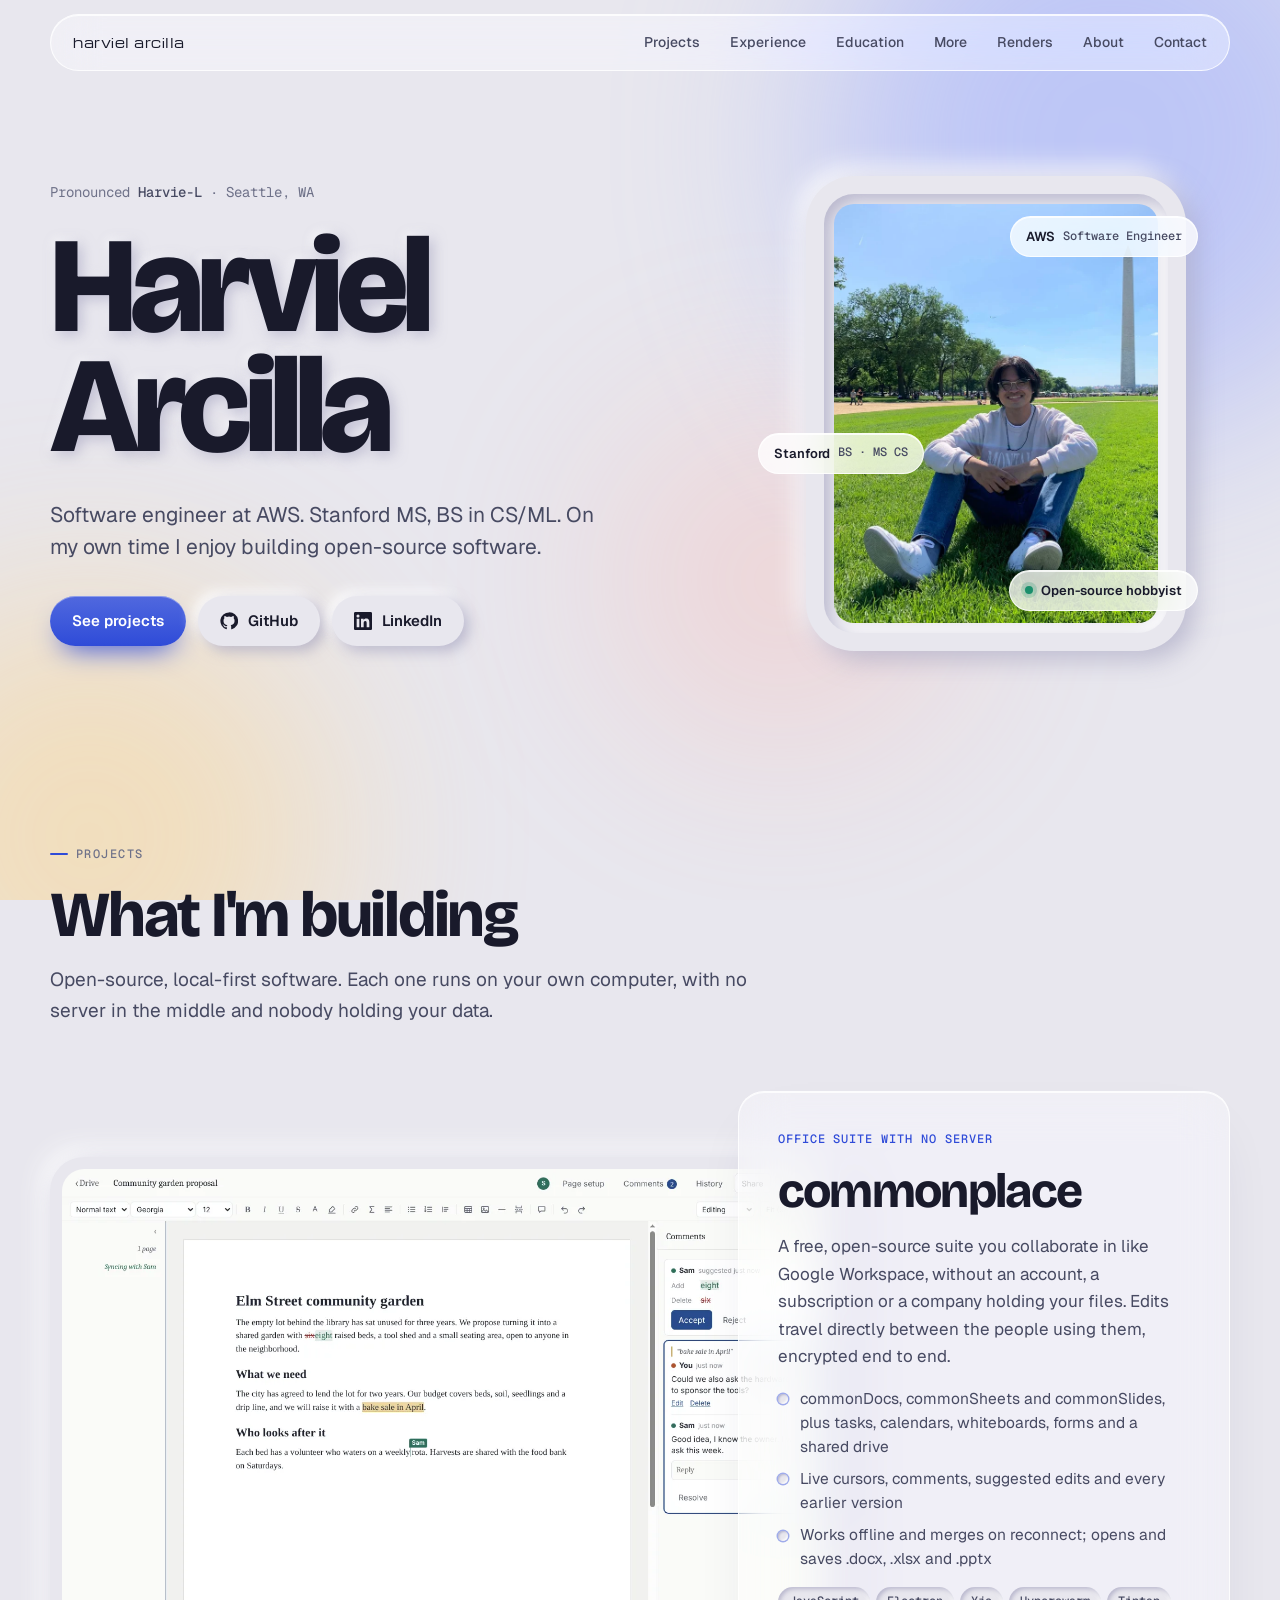
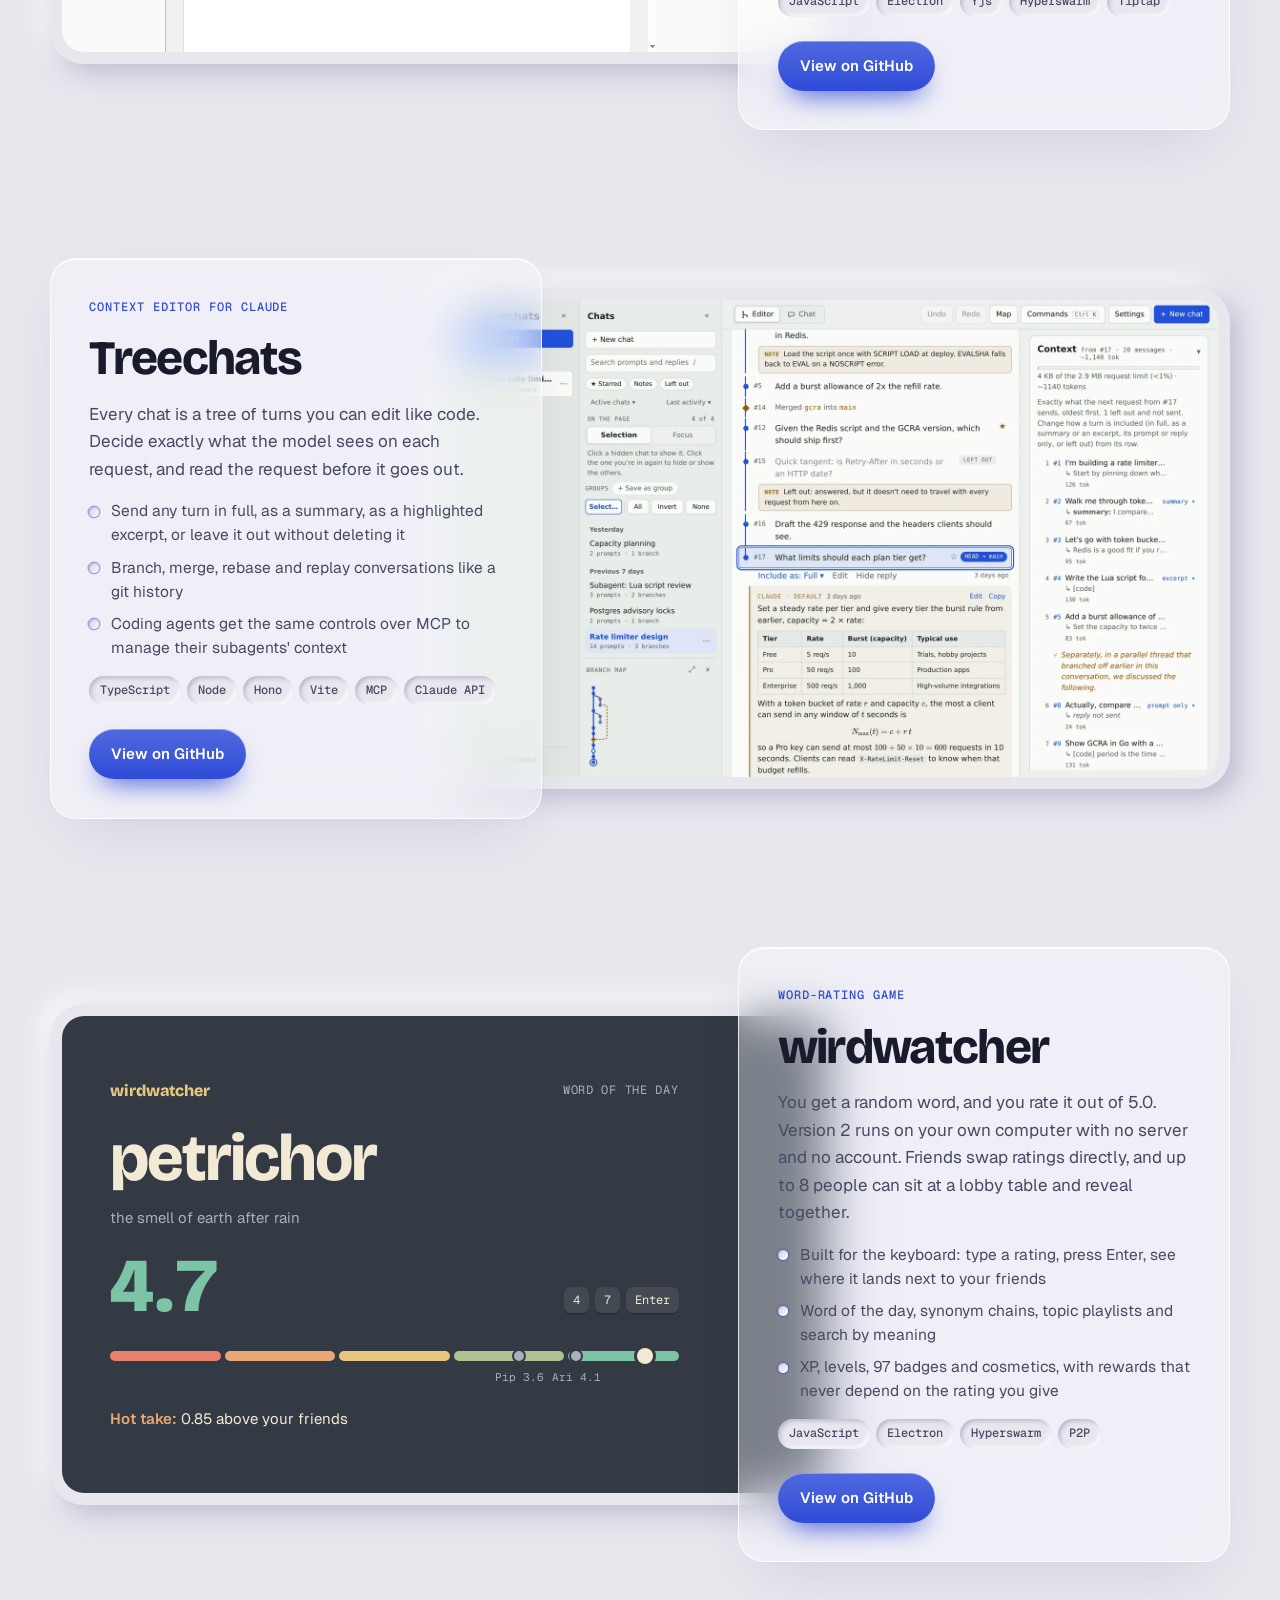
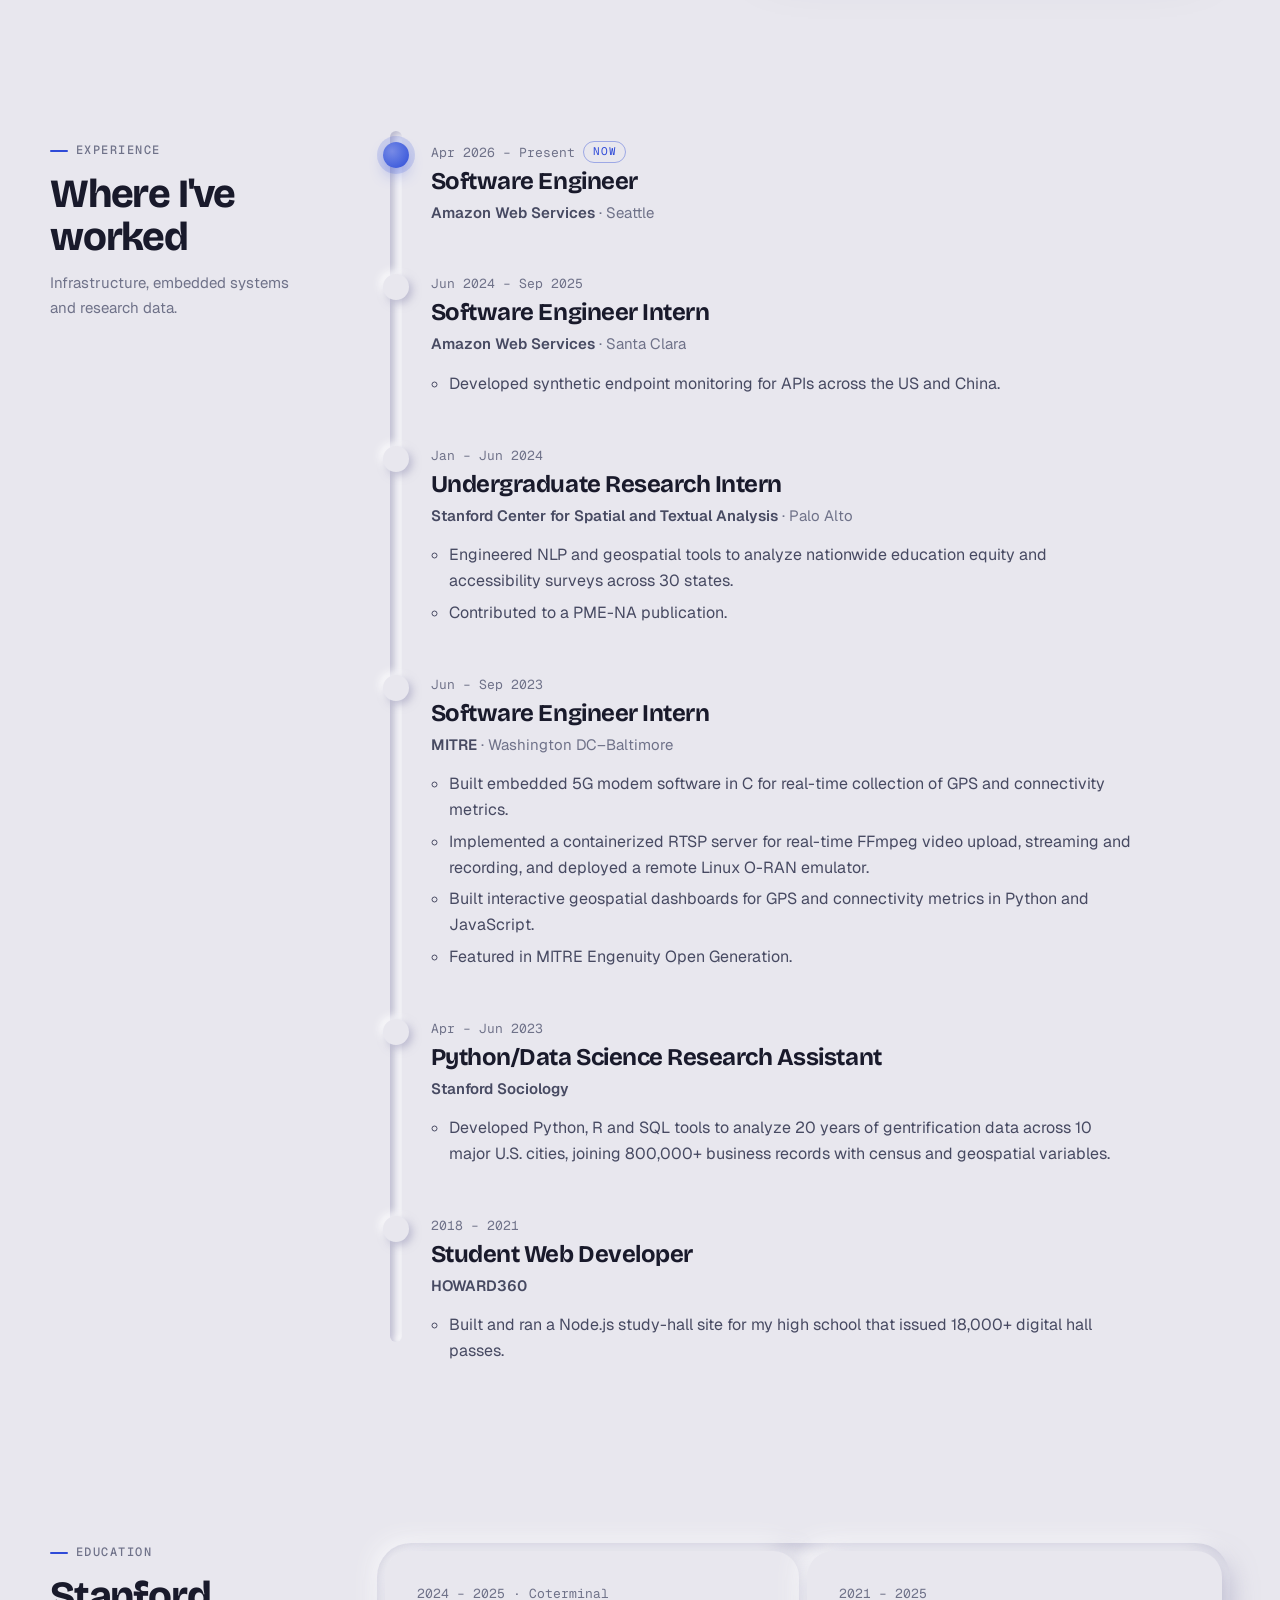
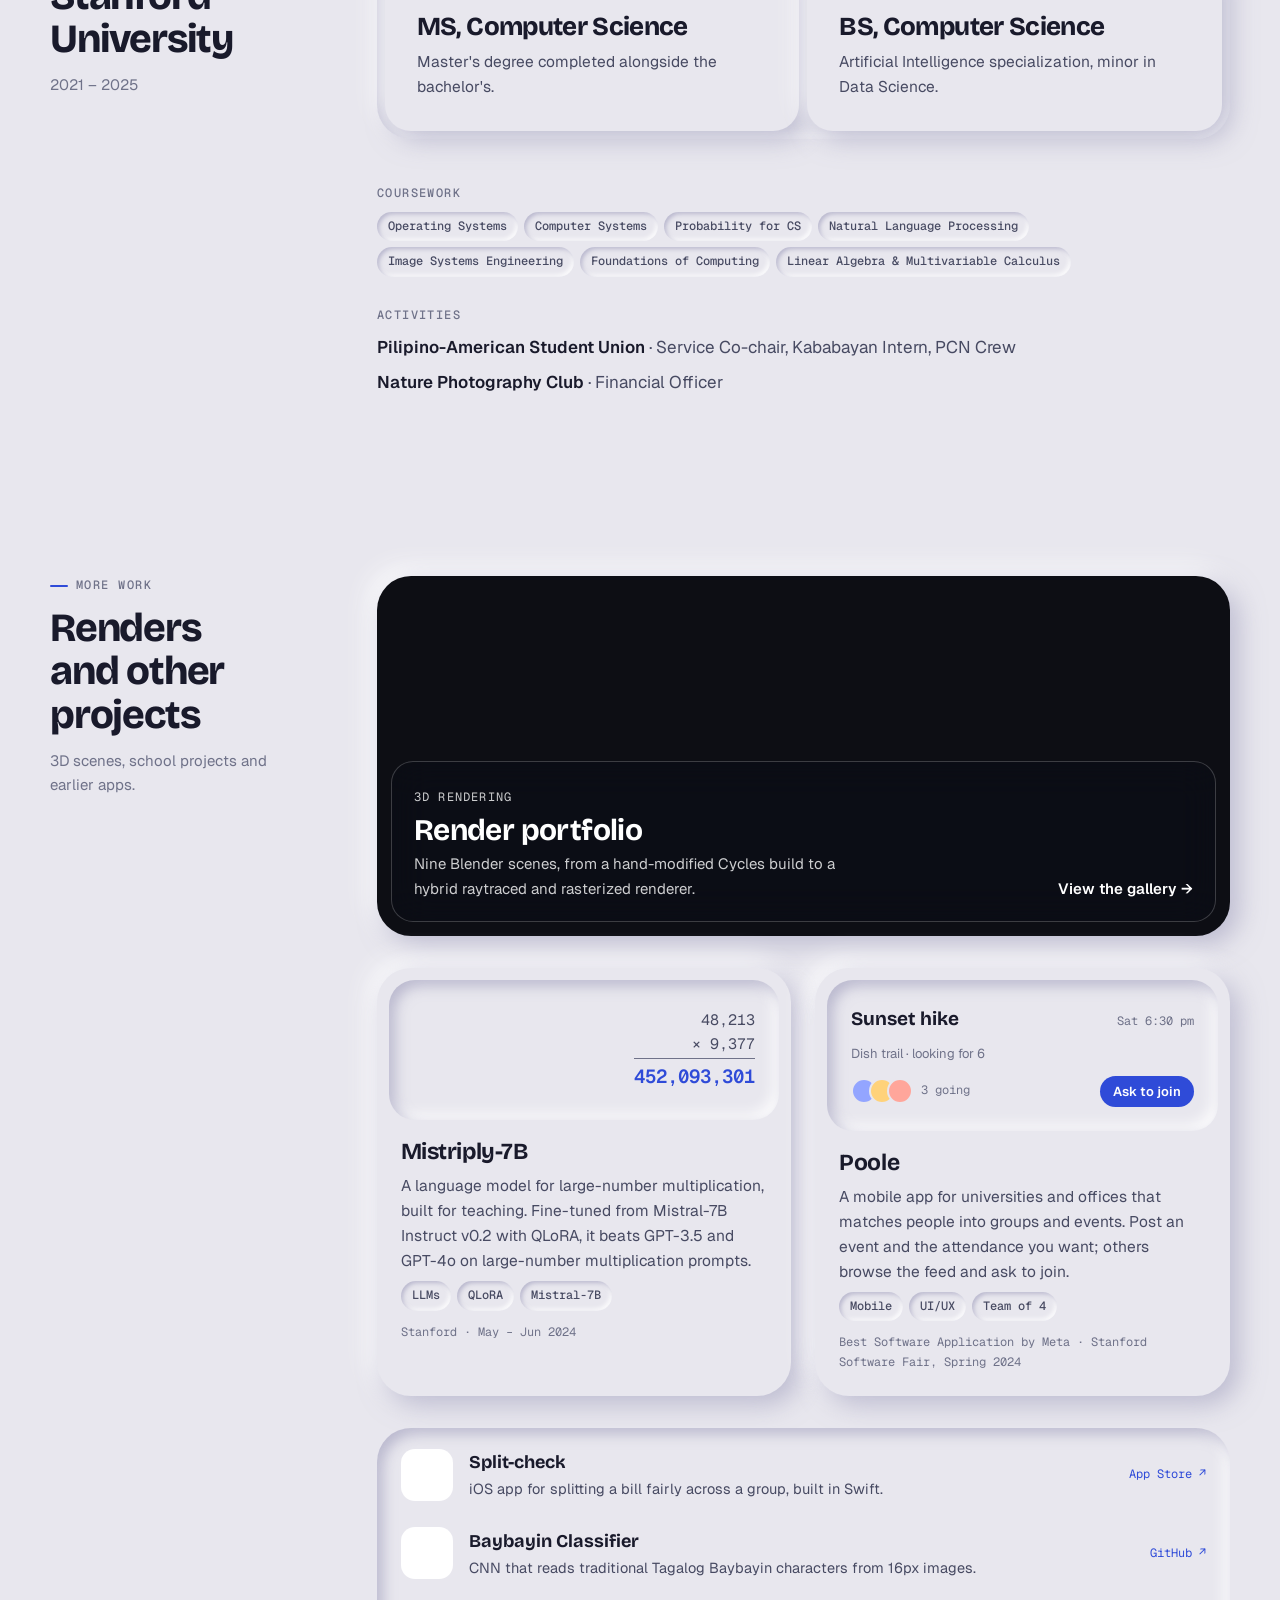
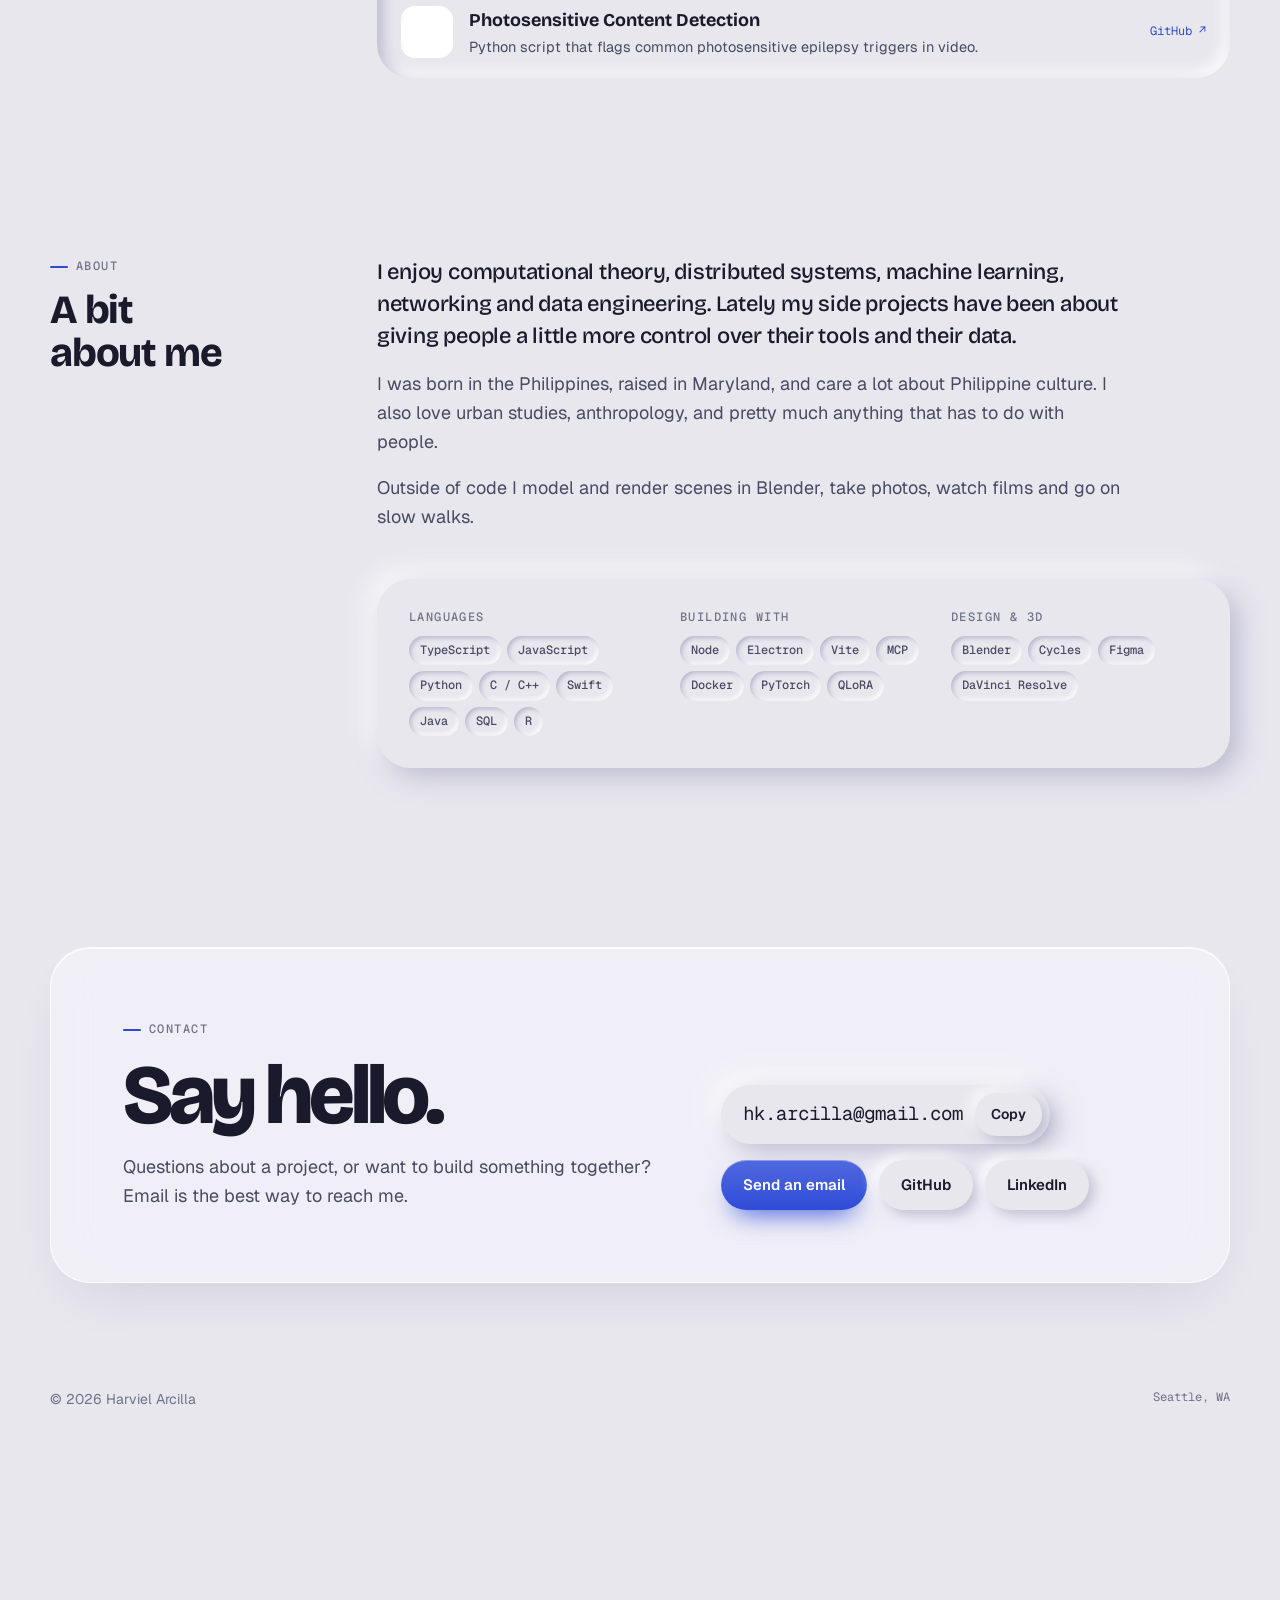
<file: projects.html>
<!DOCTYPE html>
<html lang="en">
<head>
  <meta charset="utf-8">
  <title>Projects · Harviel Arcilla</title>
  <meta http-equiv="refresh" content="0; url=index.html#projects">
  <link rel="canonical" href="index.html#projects">
</head>
<body><a href="index.html#projects">Projects have moved to the home page.</a></body>
</html>
</file>
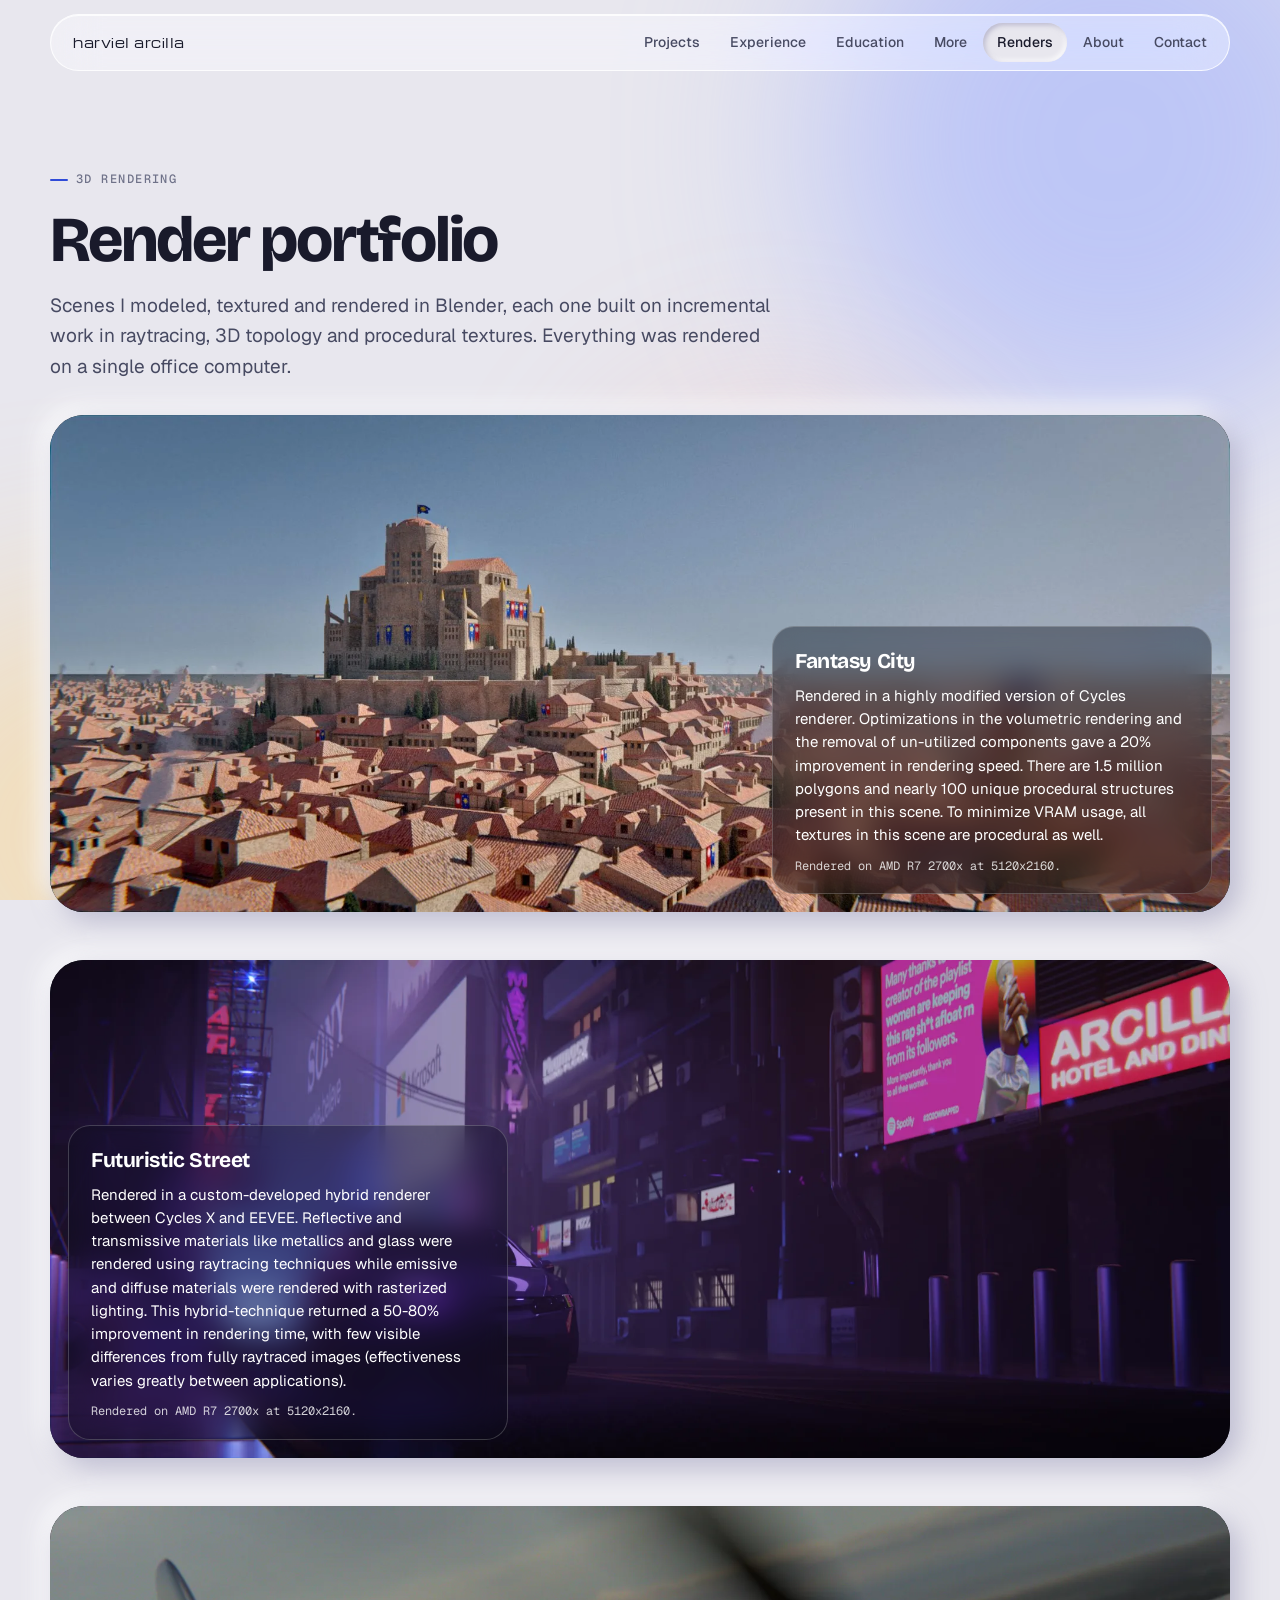
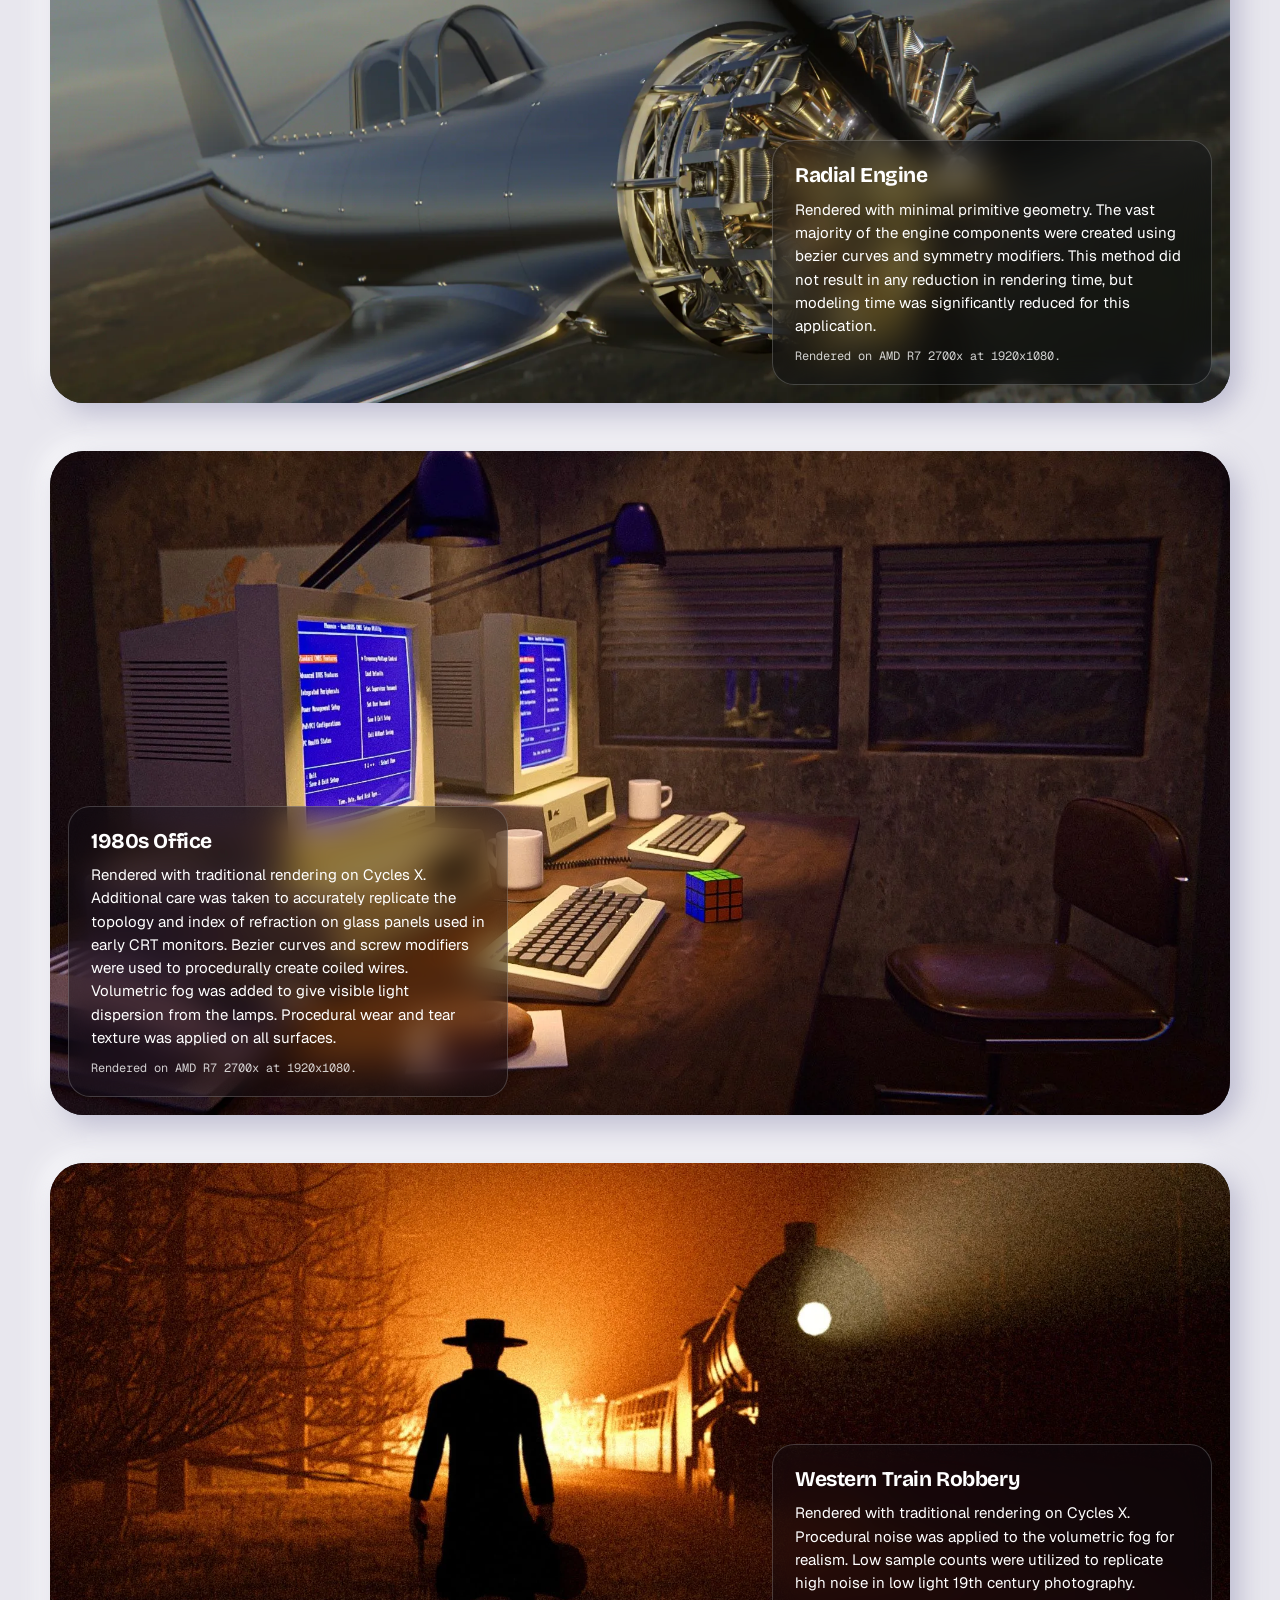
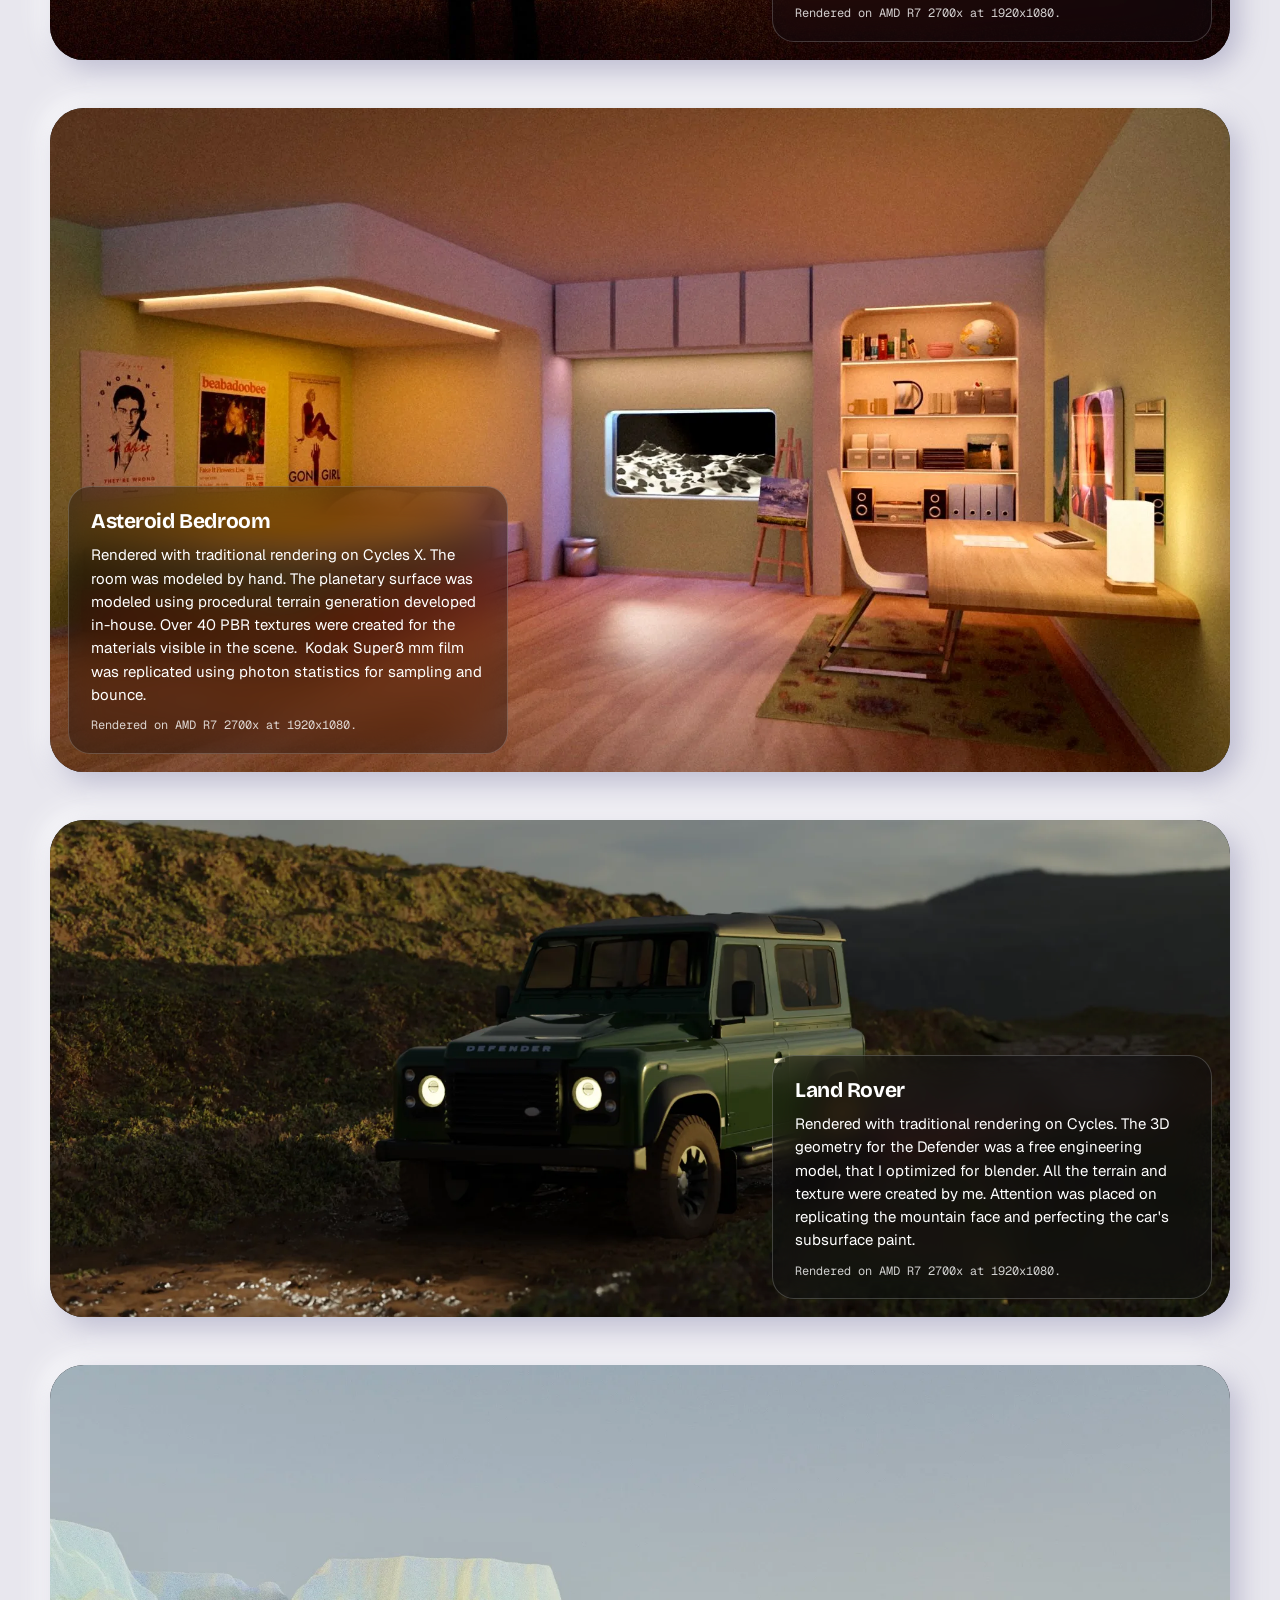
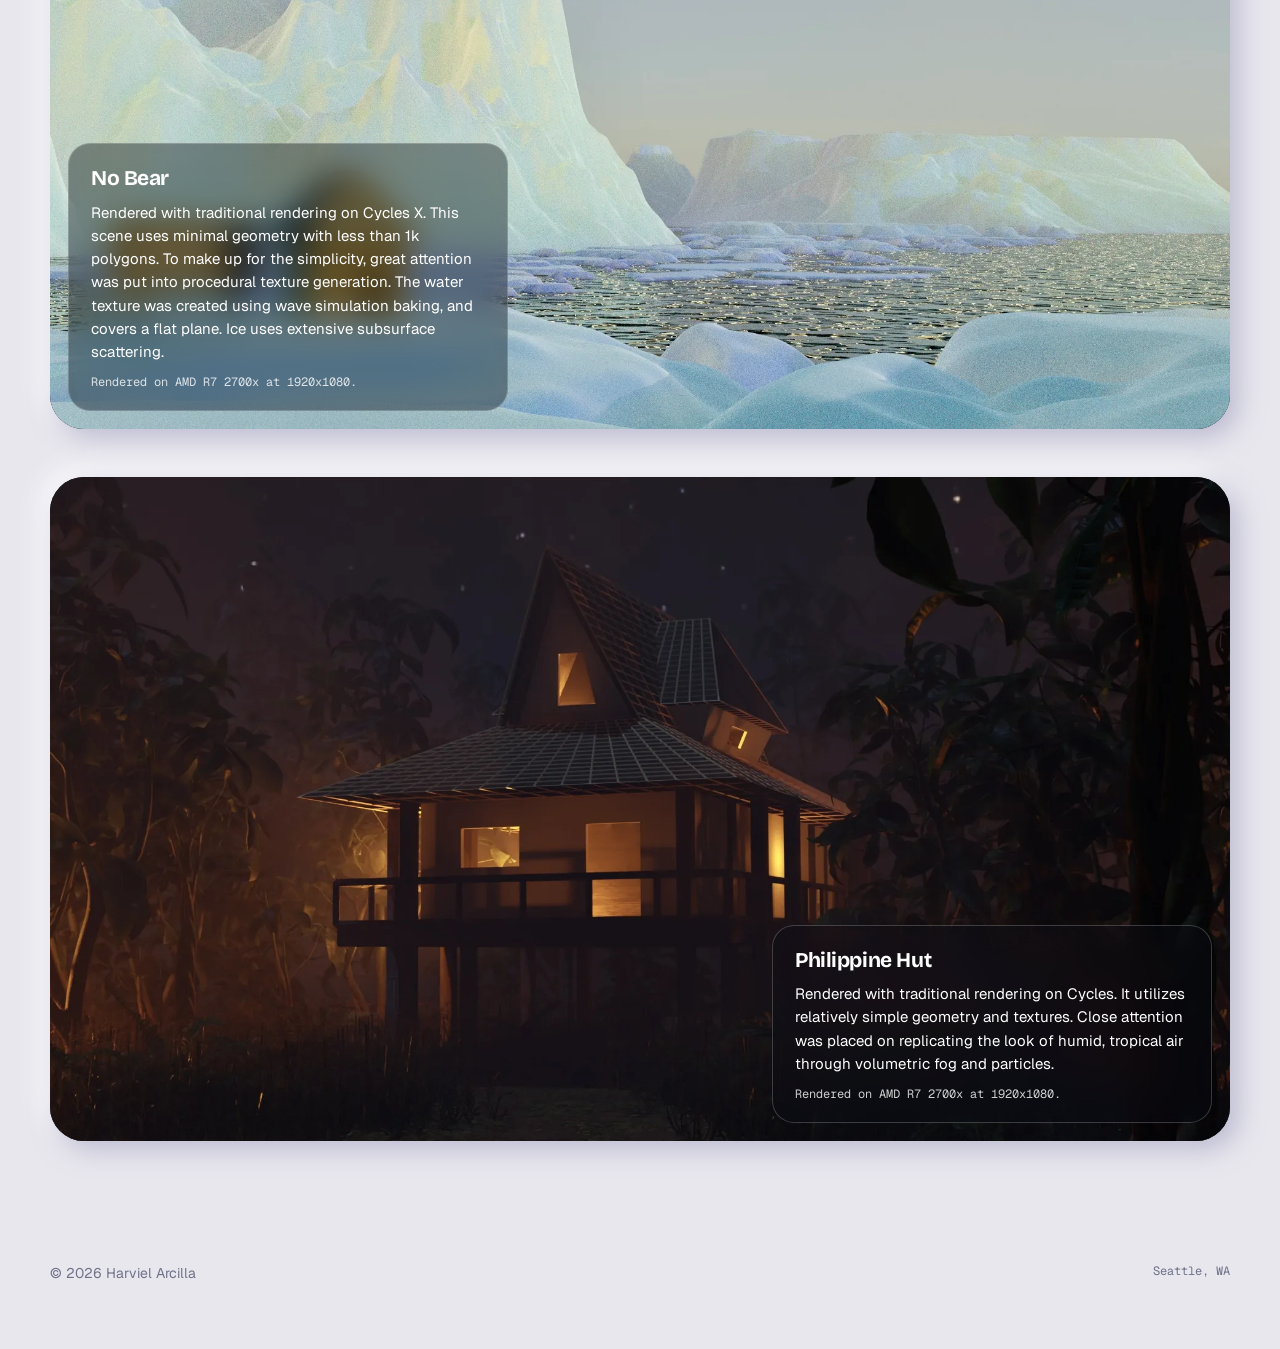
<file: rendering.html>
<!DOCTYPE html>
<html lang="en">
<head>
  <meta charset="utf-8">
  <meta name="viewport" content="width=device-width, initial-scale=1, viewport-fit=cover">
  <title>Renders · Harviel Arcilla</title>
  <meta name="description" content="3D rendering portfolio by Harviel Arcilla: Blender scenes built with custom Cycles optimizations.">
  <meta name="theme-color" content="#e8e7ee" media="(prefers-color-scheme: light)">
  <meta name="theme-color" content="#1b1c26" media="(prefers-color-scheme: dark)">
  <link rel="icon" type="image/png" href="assets/img/Favicon.png">
  <link rel="preconnect" href="https://fonts.googleapis.com">
  <link rel="preconnect" href="https://fonts.gstatic.com" crossorigin>
  <link rel="stylesheet" href="https://fonts.googleapis.com/css2?family=Bricolage+Grotesque:opsz,wght@12..96,500..800&family=Geist:wght@400..700&family=Geist+Mono:wght@400;500&family=Michroma&display=swap">
  <link rel="stylesheet" href="assets/css/site.css">
</head>
<body>
  <div class="field" aria-hidden="true"><span></span><span></span><span></span></div>

  <nav class="nav glass" id="nav" aria-label="Main">
    <a class="wordmark" href="index.html">harviel arcilla</a>
    <button class="nav-toggle" type="button" aria-label="Menu" aria-expanded="false" aria-controls="nav-links">
      <svg width="18" height="18" viewBox="0 0 24 24" fill="none" stroke="currentColor" stroke-width="2" stroke-linecap="round"><path d="M4 7h16M4 12h16M4 17h16"/></svg>
    </button>
    <ul id="nav-links">
      <li><a href="index.html#projects">Projects</a></li>
      <li><a href="index.html#experience">Experience</a></li>
      <li><a href="index.html#education">Education</a></li>
      <li><a href="index.html#more">More</a></li>
      <li><a href="rendering.html" aria-current="page">Renders</a></li>
      <li><a href="index.html#about">About</a></li>
      <li><a href="index.html#contact">Contact</a></li>
    </ul>
  </nav>

  <main>
    <section class="render-intro">
      <div class="wrap">
        <div class="lead-head reveal">
          <span class="eyebrow">3D rendering</span>
          <h2>Render portfolio</h2>
          <p>Scenes I modeled, textured and rendered in Blender, each one built on incremental work in raytracing, 3D topology and procedural textures. Everything was rendered on a single office computer.</p>
        </div>
      </div>
    </section>
    <section class="renders-wrap" style="padding-top:0">
      <div class="wrap renders">
        <figure class="render reveal">
        <img src="assets/img/site/fantasy-city.webp" alt="Fantasy City" width="2000" height="843" loading="lazy">
        <figcaption class="right"><b>Fantasy City</b>Rendered in a highly modified version of Cycles renderer. Optimizations in the volumetric rendering and the removal of un-utilized components gave a 20% improvement in rendering speed. There are 1.5 million polygons and nearly 100 unique procedural structures present in this scene. To minimize VRAM usage, all textures in this scene are procedural as well.<span class="spec">Rendered on AMD R7 2700x at 5120x2160.</span></figcaption>
        </figure>
        <figure class="render reveal">
        <img src="assets/img/site/futuristic-street.webp" alt="Futuristic Street" width="2000" height="843" loading="lazy">
        <figcaption class="left"><b>Futuristic Street</b>Rendered in a custom-developed hybrid renderer between Cycles X and EEVEE. Reflective and transmissive materials like metallics and glass were rendered using raytracing techniques while emissive and diffuse materials were rendered with rasterized lighting. This hybrid-technique returned a 50-80% improvement in rendering time, with few visible differences from fully raytraced images (effectiveness varies greatly between applications).<span class="spec">Rendered on AMD R7 2700x at 5120x2160.</span></figcaption>
        </figure>
        <figure class="render reveal">
        <img src="assets/img/site/radial-engine.webp" alt="Radial Engine" width="2000" height="843" loading="lazy">
        <figcaption class="right"><b>Radial Engine</b>Rendered with minimal primitive geometry. The vast majority of the engine components were created using bezier curves and symmetry modifiers. This method did not result in any reduction in rendering time, but modeling time was significantly reduced for this application.<span class="spec">Rendered on AMD R7 2700x at 1920x1080.</span></figcaption>
        </figure>
        <figure class="render reveal">
        <img src="assets/img/site/office-1980s.webp" alt="1980s Office" width="1920" height="1080" loading="lazy">
        <figcaption class="left"><b>1980s Office</b>Rendered with traditional rendering on Cycles X. Additional care was taken to accurately replicate the topology and index of refraction on glass panels used in early CRT monitors. Bezier curves and screw modifiers were used to procedurally create coiled wires. Volumetric fog was added to give visible light dispersion from the lamps. Procedural wear and tear texture was applied on all surfaces.<span class="spec">Rendered on AMD R7 2700x at 1920x1080.</span></figcaption>
        </figure>
        <figure class="render reveal">
        <img src="assets/img/site/train-robbery.webp" alt="Western Train Robbery" width="2000" height="843" loading="lazy">
        <figcaption class="right"><b>Western Train Robbery</b>Rendered with traditional rendering on Cycles X. Procedural noise was applied to the volumetric fog for realism. Low sample counts were utilized to replicate high noise in low light 19th century photography.<span class="spec">Rendered on AMD R7 2700x at 1920x1080.</span></figcaption>
        </figure>
        <figure class="render reveal">
        <img src="assets/img/site/asteroid-bedroom.webp" alt="Asteroid Bedroom" width="1920" height="1080" loading="lazy">
        <figcaption class="left"><b>Asteroid Bedroom</b>Rendered with traditional rendering on Cycles X. The room was modeled by hand. The planetary surface was modeled using procedural terrain generation developed in-house. Over 40 PBR textures were created for the materials visible in the scene.  Kodak Super8 mm film was replicated using photon statistics for sampling and bounce.<span class="spec">Rendered on AMD R7 2700x at 1920x1080.</span></figcaption>
        </figure>
        <figure class="render reveal">
        <img src="assets/img/site/land-rover.webp" alt="Land Rover" width="2000" height="843" loading="lazy">
        <figcaption class="right"><b>Land Rover</b>Rendered with traditional rendering on Cycles. The 3D geometry for the Defender was a free engineering model, that I optimized for blender. All the terrain and texture were created by me. Attention was placed on replicating the mountain face and perfecting the car&#x27;s subsurface paint.<span class="spec">Rendered on AMD R7 2700x at 1920x1080.</span></figcaption>
        </figure>
        <figure class="render reveal">
        <img src="assets/img/site/no-bear.webp" alt="No Bear" width="1920" height="1080" loading="lazy">
        <figcaption class="left"><b>No Bear</b>Rendered with traditional rendering on Cycles X. This scene uses minimal geometry with less than 1k polygons. To make up for the simplicity, great attention was put into procedural texture generation. The water texture was created using wave simulation baking, and covers a flat plane. Ice uses extensive subsurface scattering.<span class="spec">Rendered on AMD R7 2700x at 1920x1080.</span></figcaption>
        </figure>
        <figure class="render reveal">
        <img src="assets/img/site/philippine-hut.webp" alt="Philippine Hut" width="1920" height="1080" loading="lazy">
        <figcaption class="right"><b>Philippine Hut</b>Rendered with traditional rendering on Cycles. It utilizes relatively simple geometry and textures. Close attention was placed on replicating the look of humid, tropical air through volumetric fog and particles.<span class="spec">Rendered on AMD R7 2700x at 1920x1080.</span></figcaption>
        </figure>
      </div>
    </section>
  </main>

  <footer>
    <div class="wrap"><span>© 2026 Harviel Arcilla</span><span class="mono">Seattle, WA</span></div>
  </footer>

  <script>
    (function () {
      var root = document.documentElement;
      root.classList.add('js');

      // menu
      var nav = document.getElementById('nav');
      var toggle = nav.querySelector('.nav-toggle');
      toggle.addEventListener('click', function () {
        nav.classList.toggle('open');
        toggle.setAttribute('aria-expanded', nav.classList.contains('open'));
      });
      nav.querySelectorAll('ul a').forEach(function (a) {
        a.addEventListener('click', function () { nav.classList.remove('open'); toggle.setAttribute('aria-expanded', 'false'); });
      });

      // entrance + current section in the nav
      if ('IntersectionObserver' in window) {
        var io = new IntersectionObserver(function (entries) {
          entries.forEach(function (e) { if (e.isIntersecting) { e.target.classList.add('in'); io.unobserve(e.target); } });
        }, { rootMargin: '0px 0px -6% 0px' });
        document.querySelectorAll('.reveal').forEach(function (el) { io.observe(el); });

        var links = {};
        nav.querySelectorAll('a[href^="#"]').forEach(function (a) { links[a.getAttribute('href').slice(1)] = a; });
        var spy = new IntersectionObserver(function (entries) {
          entries.forEach(function (e) {
            var a = links[e.target.id];
            if (a && e.isIntersecting) {
              Object.keys(links).forEach(function (k) { links[k].classList.remove('on'); });
              a.classList.add('on');
            }
          });
        }, { rootMargin: '-45% 0px -50% 0px' });
        document.querySelectorAll('main section[id]').forEach(function (s) { spy.observe(s); });
      } else {
        document.querySelectorAll('.reveal').forEach(function (el) { el.classList.add('in'); });
      }

      // one light source that follows the pointer
      var still = window.matchMedia('(prefers-reduced-motion: reduce)').matches;
      var fine = window.matchMedia('(pointer: fine)').matches;
      if (fine && !still) {
        var tx = 8, ty = 8, x = 8, y = 8, running = false;
        window.addEventListener('pointermove', function (e) {
          tx = 6 + (0.5 - e.clientX / window.innerWidth) * 9;
          ty = 6 + (0.5 - e.clientY / window.innerHeight) * 9;
          if (!running) { running = true; requestAnimationFrame(step); }
        }, { passive: true });
        function step() {
          x += (tx - x) * 0.12; y += (ty - y) * 0.12;
          root.style.setProperty('--sx', x.toFixed(1) + 'px');
          root.style.setProperty('--sy', y.toFixed(1) + 'px');
          if (Math.abs(tx - x) > 0.05 || Math.abs(ty - y) > 0.05) requestAnimationFrame(step); else running = false;
        }
      }

      // copy email
      var copy = document.getElementById('copy');
      if (copy) copy.addEventListener('click', function () {
        var text = document.getElementById('email');
        var done = function () { copy.textContent = 'Copied'; setTimeout(function () { copy.textContent = 'Copy'; }, 1800); };
        var select = function () { var r = document.createRange(); r.selectNodeContents(text); var s = getSelection(); s.removeAllRanges(); s.addRange(r); copy.textContent = 'Selected'; };
        try { navigator.clipboard.writeText(text.textContent).then(done, select); } catch (err) { select(); }
      });
    })();
  </script>
</body>
</html>
</file>
<file: assets/css/site.css>
/* Harviel Arcilla
   Layout: a pearl "clay" surface lit by one light source that follows the pointer.
   Raised slabs and pressed wells are neumorphic; glass panes only appear where
   there is something behind them to blur (screenshots, color fields, renders).
   Section headings sit in a sticky left rail; content runs in the right column. */

:root {
  --bg: #e8e7ee;
  --surface: #e8e7ee;
  --ink: #191a2b;
  --ink-2: #474a62;
  --ink-3: #6f7289;
  --accent: #2f4bd8;
  --accent-ink: #ffffff;
  --ok: #1a8f6c;
  --hi: rgba(255, 255, 255, 0.95);
  --lo: rgba(146, 144, 178, 0.55);
  --glass: rgba(255, 255, 255, 0.36);
  --glass-strong: rgba(255, 255, 255, 0.78);
  --glass-edge: rgba(255, 255, 255, 0.8);
  --glass-shade: rgba(36, 38, 90, 0.16);
  --orb-1: #93a5ff;
  --orb-2: #ffd27a;
  --orb-3: #ffa69b;
  --photo-ink: #ffffff;
  --photo-ink-2: rgba(255, 255, 255, 0.8);
  --photo-glass: rgba(12, 14, 22, 0.4);
  --photo-edge: rgba(255, 255, 255, 0.2);
  --photo-bg: #0d0e14;
  --ww-bg: #343a43;
  --ww-ink: #f3ead6;
  --ww-ink-2: #aab0ba;
  --ww-1: #e8826b;
  --ww-2: #e9a873;
  --ww-3: #e8c77f;
  --ww-4: #afc28f;
  --ww-5: #7cc4a6;

  --f-display: "Bricolage Grotesque", "Segoe UI", system-ui, sans-serif;
  --f-body: "Geist", system-ui, -apple-system, "Segoe UI", sans-serif;
  --f-mono: "Geist Mono", ui-monospace, "SFMono-Regular", Menlo, monospace;
  --f-mark: "Michroma", "Geist", sans-serif;

  --s1: 4px; --s2: 8px; --s3: 12px; --s4: 16px; --s5: 24px;
  --s6: 32px; --s7: 48px; --s8: 64px; --s9: 96px;
  --r-xl: 34px; --r-lg: 26px; --r-md: 18px;
  --wrap: 1180px;

  /* light direction, written by script: shadows fall away from the pointer */
  --sx: 8px;
  --sy: 8px;
  color-scheme: light;
}

@media (prefers-color-scheme: dark) {
  :root:not([data-theme="light"]) {
    --bg: #1b1c26;
    --surface: #1e1f2a;
    --ink: #ecebf5;
    --ink-2: #b6b8cc;
    --ink-3: #8b8fa7;
    --accent: #93a3ff;
    --accent-ink: #11132a;
    --ok: #4fd1a5;
    --hi: rgba(255, 255, 255, 0.05);
    --lo: rgba(0, 0, 0, 0.55);
    --glass: rgba(40, 42, 62, 0.42);
    --glass-strong: rgba(40, 42, 62, 0.86);
    --glass-edge: rgba(255, 255, 255, 0.1);
    --glass-shade: rgba(0, 0, 0, 0.4);
    --orb-1: #2b3a9c;
    --orb-2: #6e4b10;
    --orb-3: #742d27;
    color-scheme: dark;
  }
}
:root[data-theme="dark"] {
  --bg: #1b1c26;
  --surface: #1e1f2a;
  --ink: #ecebf5;
  --ink-2: #b6b8cc;
  --ink-3: #8b8fa7;
  --accent: #93a3ff;
  --accent-ink: #11132a;
  --ok: #4fd1a5;
  --hi: rgba(255, 255, 255, 0.05);
  --lo: rgba(0, 0, 0, 0.55);
  --glass: rgba(40, 42, 62, 0.42);
  --glass-strong: rgba(40, 42, 62, 0.86);
  --glass-edge: rgba(255, 255, 255, 0.1);
  --glass-shade: rgba(0, 0, 0, 0.4);
  --orb-1: #2b3a9c;
  --orb-2: #6e4b10;
  --orb-3: #742d27;
  color-scheme: dark;
}

*, *::before, *::after { box-sizing: border-box; }
html { scroll-behavior: smooth; scroll-padding-top: 100px; }
body {
  margin: 0;
  background: var(--bg);
  color: var(--ink);
  font-family: var(--f-body);
  font-size: 17px;
  line-height: 1.62;
  -webkit-font-smoothing: antialiased;
  overflow-x: hidden;
}
a { color: var(--accent); text-decoration: none; }
a:hover { text-decoration: underline; text-underline-offset: 3px; }
img { max-width: 100%; height: auto; display: block; }
h1, h2, h3, h4 { margin: 0; font-family: var(--f-display); letter-spacing: -0.02em; line-height: 1.08; text-wrap: balance; }
p { margin: 0; }
:focus-visible { outline: 2px solid var(--accent); outline-offset: 3px; border-radius: 8px; }

.wrap {
  width: 100%;
  max-width: calc(var(--wrap) + 48px);
  margin-inline: auto;
  padding-left: max(24px, env(safe-area-inset-left, 0px));
  padding-right: max(24px, env(safe-area-inset-right, 0px));
}
@media (max-width: 600px) {
  .wrap {
    padding-left: max(16px, env(safe-area-inset-left, 0px));
    padding-right: max(16px, env(safe-area-inset-right, 0px));
  }
}

/* color field behind the glass */
.field { position: fixed; inset: 0; z-index: -1; pointer-events: none; overflow: hidden; }
.field span { position: absolute; border-radius: 50%; filter: blur(100px); opacity: 0.5; }
.field span:nth-child(1) { width: 46vw; height: 46vw; max-width: 620px; max-height: 620px; background: var(--orb-1); top: -12vw; right: -10vw; }
.field span:nth-child(2) { width: 38vw; height: 38vw; max-width: 520px; max-height: 520px; background: var(--orb-2); bottom: -14vw; left: -12vw; opacity: 0.42; }
.field span:nth-child(3) { width: 26vw; height: 26vw; max-width: 360px; max-height: 360px; background: var(--orb-3); top: 46%; left: 48%; opacity: 0.28; }

/* ---------- materials ---------- */
.raised {
  background: var(--surface);
  border-radius: var(--r-lg);
  box-shadow: var(--sx) var(--sy) 26px var(--lo), calc(var(--sx) * -1) calc(var(--sy) * -1) 26px var(--hi);
}
.pressed {
  background: var(--surface);
  border-radius: var(--r-md);
  box-shadow: inset calc(var(--sx) * 0.7) calc(var(--sy) * 0.7) 14px var(--lo), inset calc(var(--sx) * -0.7) calc(var(--sy) * -0.7) 14px var(--hi);
}
.glass {
  background: var(--glass);
  border: 1px solid var(--glass-edge);
  border-radius: var(--r-lg);
  -webkit-backdrop-filter: blur(24px) saturate(170%);
  backdrop-filter: blur(24px) saturate(170%);
  box-shadow: 0 24px 60px -28px var(--glass-shade), inset 0 1px 0 var(--glass-edge);
}
@supports not ((backdrop-filter: blur(1px)) or (-webkit-backdrop-filter: blur(1px))) {
  .glass { background: var(--glass-strong); }
}

.eyebrow {
  display: inline-flex; align-items: center; gap: var(--s2);
  font-family: var(--f-mono); font-size: 12px; font-weight: 500;
  letter-spacing: 0.12em; text-transform: uppercase; color: var(--ink-3);
}
.eyebrow::before { content: ""; width: 18px; height: 2px; border-radius: 2px; background: var(--accent); }

/* ---------- nav ---------- */
.nav {
  position: fixed; z-index: 50;
  top: calc(14px + env(safe-area-inset-top, 0px));
  left: 50%; transform: translateX(-50%);
  width: min(var(--wrap), calc(100% - 24px));
  display: flex; align-items: center; justify-content: space-between; gap: var(--s3);
  padding: 8px 8px 8px 22px;
  border-radius: 999px;
}
.wordmark { font-family: var(--f-mark); font-size: 13px; color: var(--ink); letter-spacing: 0.04em; white-space: nowrap; }
.wordmark:hover { text-decoration: none; }
.nav ul { display: flex; gap: 2px; list-style: none; margin: 0; padding: 0; }
.nav ul a {
  display: block; padding: 8px 14px; border-radius: 999px;
  color: var(--ink-2); font-size: 14px; font-weight: 500;
  transition: color .2s, background-color .2s, box-shadow .2s;
}
.nav ul a:hover { text-decoration: none; color: var(--ink); }
.nav ul a.on, .nav ul a[aria-current="page"] {
  color: var(--ink); background: var(--surface);
  box-shadow: inset 2px 2px 5px var(--lo), inset -2px -2px 5px var(--hi);
}
.nav-toggle { display: none; }
@media (max-width: 860px) {
  .nav { flex-wrap: wrap; border-radius: 26px; padding: 8px 8px 8px 18px; }
  .nav-toggle {
    display: grid; place-items: center; width: 40px; height: 40px; border: 0; border-radius: 50%;
    background: var(--surface); color: var(--ink); cursor: pointer;
    box-shadow: 3px 3px 8px var(--lo), -3px -3px 8px var(--hi);
  }
  .nav ul { display: none; width: 100%; flex-direction: column; padding: 6px 0 4px; }
  .nav.open ul { display: flex; }
}

/* ---------- controls ---------- */
.btn {
  display: inline-flex; align-items: center; gap: 10px;
  padding: 13px 22px; border-radius: 999px; border: 0; cursor: pointer;
  font: inherit; font-size: 15px; font-weight: 600; color: var(--ink);
  background: var(--surface);
  box-shadow: calc(var(--sx) * .6) calc(var(--sy) * .6) 14px var(--lo), calc(var(--sx) * -.6) calc(var(--sy) * -.6) 14px var(--hi);
  transition: transform .15s ease, box-shadow .15s ease;
}
.btn:hover { text-decoration: none; transform: translateY(-1px); }
.btn:active { transform: translateY(0); box-shadow: inset 3px 3px 7px var(--lo), inset -3px -3px 7px var(--hi); }
.btn.primary {
  color: var(--accent-ink);
  background: linear-gradient(180deg, color-mix(in srgb, var(--accent) 84%, white), var(--accent));
  box-shadow: 0 14px 28px -12px var(--accent), inset 0 1px 0 rgba(255,255,255,.35);
}
.btn.primary:active { box-shadow: inset 0 3px 8px rgba(0,0,0,.25); }
.btn svg { width: 18px; height: 18px; flex: none; }

.chips { display: flex; flex-wrap: wrap; gap: 6px; list-style: none; padding: 0; margin: 0; }
.chips li {
  font-family: var(--f-mono); font-size: 12px; font-weight: 500; color: var(--ink-2);
  padding: 5px 11px; border-radius: 999px; background: var(--surface);
  box-shadow: inset 2px 2px 4px var(--lo), inset -2px -2px 4px var(--hi);
}

/* ---------- sections ---------- */
section { padding-block: clamp(56px, 7vw, 96px); }
.lead-head { display: grid; gap: var(--s4); margin-bottom: var(--s8); max-width: 760px; }
.lead-head h2 { font-size: clamp(38px, 5.4vw, 64px); font-weight: 750; letter-spacing: -0.035em; }
.lead-head p { color: var(--ink-2); font-size: 19px; max-width: 56ch; }

.rail { display: grid; grid-template-columns: 250px minmax(0, 1fr); gap: clamp(32px, 6vw, 88px); align-items: start; }
.rail-head { position: sticky; top: 110px; display: grid; gap: var(--s3); }
.rail-head h2 { font-size: clamp(30px, 3.4vw, 40px); font-weight: 750; letter-spacing: -0.03em; }
.rail-head p { color: var(--ink-3); font-size: 15px; }
@media (max-width: 900px) {
  .rail { grid-template-columns: 1fr; gap: var(--s6); }
  .rail-head { position: static; }
}

/* ---------- hero ---------- */
.hero { padding-top: clamp(130px, 15vw, 176px); padding-bottom: clamp(48px, 7vw, 88px); }
.hero-grid { display: grid; grid-template-columns: minmax(0, 1.15fr) minmax(0, 0.85fr); gap: clamp(32px, 6vw, 80px); align-items: center; }
.hello { font-family: var(--f-mono); font-size: 14px; color: var(--ink-3); margin-bottom: var(--s5); }
.hello b { color: var(--ink-2); font-weight: 500; }
.hero h1 {
  font-size: clamp(64px, 11vw, 136px); font-weight: 800; letter-spacing: -0.05em; line-height: 0.88;
  text-shadow: calc(var(--sx) * .35) calc(var(--sy) * .35) 14px var(--lo), calc(var(--sx) * -.3) calc(var(--sy) * -.3) 8px var(--hi);
}
.hero h1 span { display: block; }
.lede { font-size: clamp(18px, 2vw, 21px); color: var(--ink-2); margin: var(--s6) 0; max-width: 40ch; line-height: 1.55; }
.lede a { color: var(--ink); font-weight: 600; text-decoration: underline; text-decoration-color: color-mix(in srgb, var(--accent) 45%, transparent); text-underline-offset: 4px; text-decoration-thickness: 2px; }
.lede a:hover { text-decoration-color: var(--accent); }
.actions { display: flex; flex-wrap: wrap; gap: var(--s3); }

.porthole { position: relative; width: min(380px, 100%); margin: 0 auto; }
.porthole .rim { border-radius: 48px; padding: 18px; aspect-ratio: 4 / 5; }
.porthole .well { border-radius: 30px; padding: 10px; height: 100%; }
.porthole img { width: 100%; height: 100%; object-fit: cover; object-position: 50% 60%; border-radius: 20px; }
.porthole .tag {
  position: absolute; display: flex; align-items: center; gap: var(--s2);
  padding: 9px 15px; border-radius: 999px; font-size: 13px; font-weight: 600; color: var(--ink); white-space: nowrap;
  background: var(--glass-strong);
}
.porthole .tag small { font-family: var(--f-mono); font-weight: 500; color: var(--ink-2); font-size: 12px; }
.porthole .tag i { width: 8px; height: 8px; border-radius: 50%; background: var(--ok); box-shadow: 0 0 0 4px color-mix(in srgb, var(--ok) 22%, transparent); }
.porthole .t1 { top: 40px; right: -12px; }
.porthole .t2 { top: 54%; left: -48px; }
.porthole .t3 { bottom: 40px; right: -12px; }
@media (max-width: 1100px) { .porthole .t2 { left: -12px; } }
@media (max-width: 900px) {
  .hero-grid { grid-template-columns: 1fr; }
  .porthole { margin: var(--s4) auto 0; width: min(360px, 100%); }
  .porthole { width: min(340px, 100%); }
  .porthole .t1, .porthole .t3 { right: 8px; }
  .porthole .t2 { left: 8px; top: auto; bottom: 96px; }
}

/* ---------- featured projects ---------- */
.features { display: grid; gap: clamp(72px, 10vw, 128px); }
.feature { display: grid; grid-template-columns: repeat(12, minmax(0, 1fr)); align-items: center; }
.feature .media { grid-column: 1 / 9; grid-row: 1; padding: 12px; border-radius: var(--r-xl); }
.feature .media > img { border-radius: 22px; width: 100%; }
.feature .info { grid-column: 8 / 13; grid-row: 1; z-index: 1; padding: clamp(26px, 3vw, 40px); display: grid; gap: var(--s4); }
.feature.flip .media { grid-column: 5 / 13; }
.feature.flip .info { grid-column: 1 / 6; }
.feature .kicker { font-family: var(--f-mono); font-size: 12px; font-weight: 500; letter-spacing: .08em; text-transform: uppercase; color: var(--accent); }
.feature h3 { font-size: clamp(34px, 3.8vw, 48px); font-weight: 750; letter-spacing: -0.035em; }
.feature .info > p { color: var(--ink-2); }
.points { margin: 0; padding: 0; list-style: none; display: grid; gap: var(--s2); }
.points li { position: relative; padding-left: 22px; color: var(--ink-2); font-size: 15.5px; line-height: 1.55; }
.points li::before {
  content: ""; position: absolute; left: 0; top: .48em; width: 10px; height: 10px; border-radius: 50%;
  background: var(--surface); box-shadow: inset 1px 1px 2px var(--lo), inset -1px -1px 2px var(--hi), 0 0 0 1.5px color-mix(in srgb, var(--accent) 45%, transparent);
}
.feature .links { display: flex; flex-wrap: wrap; gap: var(--s3); margin-top: var(--s2); }
@media (max-width: 900px) {
  .feature, .feature.flip { grid-template-columns: minmax(0, 1fr); }
  .feature .media, .feature.flip .media { grid-column: 1; grid-row: 1; }
  .feature .info, .feature.flip .info { grid-column: 1; grid-row: 2; margin: -48px 10px 0; }
}

/* wirdwatcher, drawn in its own palette */
.ww { background: var(--ww-bg); border-radius: 22px; aspect-ratio: 16 / 10; padding: clamp(22px, 4vw, 48px) calc(16% + 24px) clamp(22px, 4vw, 48px) clamp(22px, 4vw, 48px); display: flex; flex-direction: column; justify-content: center; gap: clamp(8px, 1.4vw, 14px); color: var(--ww-ink); overflow: hidden; }
.ww-top { display: flex; justify-content: space-between; align-items: center; gap: var(--s3); font-family: var(--f-mono); font-size: 12px; color: var(--ww-ink-2); letter-spacing: .06em; text-transform: uppercase; }
.ww-mark { font-family: var(--f-display); font-weight: 800; font-size: 16px; color: var(--ww-3); letter-spacing: 0; text-transform: none; }
.ww-word { font-family: var(--f-display); font-size: clamp(36px, 5.6vw, 66px); font-weight: 750; letter-spacing: -0.03em; line-height: 1; margin-top: var(--s2); }
.ww-def { color: var(--ww-ink-2); font-size: clamp(13px, 1.4vw, 15px); }
.ww-row { display: flex; align-items: end; justify-content: space-between; gap: var(--s4); margin-top: var(--s2); }
.ww-score { font-family: var(--f-display); font-size: clamp(42px, 6vw, 76px); font-weight: 800; color: var(--ww-5); line-height: .9; font-variant-numeric: tabular-nums; }
.ww-keys { display: flex; gap: 6px; padding-bottom: 6px; }
.ww-keys kbd { font-family: var(--f-mono); font-size: 12px; color: var(--ww-ink); padding: 4px 9px; border-radius: 7px; background: rgba(255,255,255,.08); box-shadow: inset 0 -2px 0 rgba(0,0,0,.35); }
.ww-track { position: relative; height: 10px; display: grid; grid-template-columns: repeat(5, 1fr); gap: 4px; margin: var(--s4) 0 var(--s5); }
.ww-track b { border-radius: 99px; }
.ww-track b:nth-child(1) { background: var(--ww-1); } .ww-track b:nth-child(2) { background: var(--ww-2); }
.ww-track b:nth-child(3) { background: var(--ww-3); } .ww-track b:nth-child(4) { background: var(--ww-4); }
.ww-track b:nth-child(5) { background: var(--ww-5); }
.ww-pin { position: absolute; top: 50%; transform: translate(-50%, -50%); width: 14px; height: 14px; border-radius: 50%; border: 2px solid var(--ww-bg); background: var(--ww-ink-2); }
.ww-pin.you { width: 22px; height: 22px; background: var(--ww-ink); border-width: 3px; }
.ww-pin span { position: absolute; top: 18px; left: 50%; transform: translateX(-50%); font-family: var(--f-mono); font-size: 11px; color: var(--ww-ink-2); white-space: nowrap; }
.ww-verdict { font-size: clamp(13px, 1.4vw, 15px); color: var(--ww-ink); margin-top: var(--s2); }
.ww-verdict b { color: var(--ww-2); font-weight: 600; }
@media (max-width: 900px) { .ww { padding: clamp(22px, 5vw, 40px) clamp(22px, 5vw, 40px) 72px; } }
@media (max-width: 520px) { .ww { aspect-ratio: auto; } .ww-keys { display: none; } }

/* ---------- experience ---------- */
.timeline { position: relative; list-style: none; margin: 0; padding: 0 0 0 54px; display: grid; gap: var(--s7); }
.timeline::before {
  content: ""; position: absolute; left: 13px; top: 6px; bottom: 6px; width: 12px; border-radius: 12px; background: var(--surface);
  box-shadow: inset calc(var(--sx) * .35) calc(var(--sy) * .35) 6px var(--lo), inset calc(var(--sx) * -.35) calc(var(--sy) * -.35) 6px var(--hi);
}
.timeline > li { position: relative; display: grid; gap: 6px; }
.timeline > li::before {
  content: ""; position: absolute; left: -48px; top: 1px; width: 26px; height: 26px; border-radius: 50%; background: var(--surface);
  box-shadow: calc(var(--sx) * .4) calc(var(--sy) * .4) 8px var(--lo), calc(var(--sx) * -.4) calc(var(--sy) * -.4) 8px var(--hi);
}
.timeline > li.now::before { background: radial-gradient(circle at 35% 35%, color-mix(in srgb, var(--accent) 65%, white), var(--accent)); box-shadow: 0 0 0 6px color-mix(in srgb, var(--accent) 16%, transparent), 0 8px 18px -6px var(--accent); }
.when { font-family: var(--f-mono); font-size: 13px; color: var(--ink-3); font-variant-numeric: tabular-nums; display: flex; flex-wrap: wrap; align-items: center; gap: var(--s2); }
.pill { font-family: var(--f-mono); font-size: 11px; text-transform: uppercase; letter-spacing: .08em; color: var(--accent); padding: 1px 9px; border-radius: 99px; border: 1px solid color-mix(in srgb, var(--accent) 40%, transparent); }
.timeline h3 { font-size: 24px; font-weight: 700; letter-spacing: -0.02em; }
.org { color: var(--ink-2); font-weight: 600; font-size: 15px; }
.org span { color: var(--ink-3); font-weight: 400; }
.timeline ul { margin: var(--s2) 0 0; padding-left: 18px; color: var(--ink-2); font-size: 16px; display: grid; gap: 6px; max-width: 64ch; }

/* ---------- education ---------- */
.degrees { display: grid; grid-template-columns: 1fr 1fr; padding: var(--s2); gap: var(--s2); border-radius: var(--r-xl); }
.degree { padding: clamp(22px, 3vw, 32px); border-radius: var(--r-lg); display: grid; gap: var(--s2); align-content: start; }
.degree h3 { font-size: 26px; font-weight: 750; letter-spacing: -0.025em; }
.degree p { color: var(--ink-2); font-size: 15.5px; }
.school-detail { display: grid; gap: var(--s6); margin-top: var(--s7); }
.label { font-family: var(--f-mono); font-weight: 500; font-size: 12px; letter-spacing: .12em; text-transform: uppercase; color: var(--ink-3); margin: 0 0 var(--s3); }
.plain { list-style: none; margin: 0; padding: 0; display: grid; gap: var(--s2); color: var(--ink-2); }
.plain b { color: var(--ink); font-weight: 600; }
@media (max-width: 640px) { .degrees { grid-template-columns: 1fr; } }

/* ---------- more work ---------- */
.render-card {
  position: relative; display: block; border-radius: var(--r-xl); overflow: hidden; min-height: 360px;
  background: var(--photo-bg);
  box-shadow: var(--sx) var(--sy) 26px var(--lo), calc(var(--sx) * -1) calc(var(--sy) * -1) 26px var(--hi);
}
.render-card:hover { text-decoration: none; }
.render-card img { position: absolute; inset: 0; width: 100%; height: 100%; object-fit: cover; transition: transform 1.2s ease; }
.render-card:hover img { transform: scale(1.03); }
.render-card .pane {
  position: absolute; left: 14px; right: 14px; bottom: 14px; padding: 20px 22px; border-radius: 22px;
  background: var(--photo-glass); border: 1px solid var(--photo-edge);
  -webkit-backdrop-filter: blur(18px) saturate(150%); backdrop-filter: blur(18px) saturate(150%);
  display: flex; justify-content: space-between; align-items: end; gap: var(--s4); flex-wrap: wrap;
}
.render-card .pane small { font-family: var(--f-mono); font-size: 12px; letter-spacing: .1em; text-transform: uppercase; color: var(--photo-ink-2); }
.render-card .pane h3 { font-size: 30px; color: var(--photo-ink); margin-top: 4px; }
.render-card .pane p { color: var(--photo-ink-2); font-size: 15px; max-width: 46ch; margin-top: 6px; }
.render-card .go { font-weight: 600; font-size: 15px; white-space: nowrap; color: var(--photo-ink); }

.duo { display: grid; grid-template-columns: 1fr 1fr; gap: var(--s5); margin-top: var(--s6); }
@media (max-width: 700px) { .duo { grid-template-columns: 1fr; } }
.card { padding: var(--s3); display: grid; gap: var(--s3); align-content: start; border-radius: var(--r-xl); }
.card .body { padding: var(--s2) var(--s3) var(--s3); display: grid; gap: var(--s2); }
.card h3 { font-size: 23px; font-weight: 700; letter-spacing: -0.02em; }
.card p { color: var(--ink-2); font-size: 15.5px; }
.card .meta { font-family: var(--f-mono); font-size: 12px; color: var(--ink-3); margin-top: var(--s1); }
.vignette { border-radius: var(--r-lg); padding: var(--s5); min-height: 140px; display: grid; align-content: center; gap: 8px; }
.mult { font-family: var(--f-mono); font-variant-numeric: tabular-nums; text-align: right; font-size: 15px; color: var(--ink-2); line-height: 1.55; justify-self: end; }
.mult .rule { border-top: 1.5px solid var(--ink-3); margin: 3px 0; }
.mult strong { color: var(--accent); font-weight: 600; font-size: 19px; }
.event-head { display: flex; justify-content: space-between; align-items: baseline; gap: var(--s3); }
.event-head b { font-family: var(--f-display); font-size: 19px; }
.event-head span { font-family: var(--f-mono); font-size: 12px; color: var(--ink-3); }
.event-sub { color: var(--ink-3); font-size: 13px; }
.event-foot { display: flex; align-items: center; justify-content: space-between; gap: var(--s3); margin-top: 4px; }
.faces { display: flex; align-items: center; }
.faces i { width: 26px; height: 26px; border-radius: 50%; border: 2px solid var(--surface); margin-left: -8px; }
.faces i:first-child { margin-left: 0; background: var(--orb-1); }
.faces i:nth-child(2) { background: var(--orb-2); }
.faces i:nth-child(3) { background: var(--orb-3); }
.faces small { margin-left: 8px; font-family: var(--f-mono); font-size: 12px; color: var(--ink-3); }
.join { font-size: 13px; font-weight: 600; color: var(--accent-ink); background: var(--accent); padding: 5px 13px; border-radius: 99px; }

.older { margin-top: var(--s6); padding: var(--s2); border-radius: var(--r-xl); display: grid; gap: 2px; }
.older a { display: grid; grid-template-columns: 52px minmax(0, 1fr) auto; gap: var(--s4); align-items: center; padding: var(--s3) var(--s4); border-radius: var(--r-lg); color: inherit; transition: background-color .2s, box-shadow .2s; }
.older a:hover { text-decoration: none; background: var(--surface); box-shadow: calc(var(--sx) * .5) calc(var(--sy) * .5) 14px var(--lo), calc(var(--sx) * -.5) calc(var(--sy) * -.5) 14px var(--hi); }
.older img { width: 52px; height: 52px; border-radius: 14px; object-fit: cover; background: #ffffff; }
.older b { display: block; font-family: var(--f-display); font-size: 18px; font-weight: 700; color: var(--ink); }
.older span { display: block; color: var(--ink-2); font-size: 14.5px; }
.older em { font-style: normal; font-family: var(--f-mono); font-size: 12px; color: var(--accent); white-space: nowrap; }
@media (max-width: 520px) { .older a { grid-template-columns: 44px minmax(0, 1fr); } .older img { width: 44px; height: 44px; } .older em { display: none; } }

/* ---------- about ---------- */
.about-copy { display: grid; gap: var(--s4); color: var(--ink-2); font-size: 18px; max-width: 62ch; }
.about-copy p:first-child { color: var(--ink); font-size: 22px; line-height: 1.45; font-family: var(--f-display); font-weight: 500; letter-spacing: -0.01em; }
.skills { margin-top: var(--s7); display: grid; grid-template-columns: repeat(3, minmax(0, 1fr)); gap: var(--s5); padding: var(--s6); border-radius: var(--r-xl); }
@media (max-width: 760px) { .skills { grid-template-columns: 1fr; padding: var(--s5); } }

/* ---------- contact ---------- */
.contact { padding: clamp(36px, 6vw, 72px) clamp(24px, 6vw, 72px); border-radius: 40px; display: grid; grid-template-columns: minmax(0, 1.1fr) minmax(0, .9fr); gap: var(--s6) clamp(24px, 5vw, 64px); align-items: end; }
.contact .say { display: grid; gap: var(--s4); justify-items: start; }
.contact .reach { display: grid; gap: var(--s4); justify-items: start; }
@media (max-width: 860px) { .contact { grid-template-columns: minmax(0, 1fr); } }
.contact h2 { font-size: clamp(44px, 7vw, 84px); font-weight: 800; letter-spacing: -0.05em; line-height: .95; }
.contact p { color: var(--ink-2); max-width: 46ch; font-size: 18px; }
.mail { display: flex; flex-wrap: wrap; align-items: center; gap: var(--s3); padding: 8px 8px 8px 22px; border-radius: 999px; max-width: 100%; }
.mail code { font-family: var(--f-mono); font-size: clamp(15px, 2.2vw, 19px); color: var(--ink); user-select: all; overflow-wrap: anywhere; }
.mail .btn { padding: 10px 16px; font-size: 14px; }


footer { padding-block: var(--s6) var(--s8); color: var(--ink-3); font-size: 14px; }
footer .wrap { display: flex; justify-content: space-between; gap: var(--s4); flex-wrap: wrap; }
footer .mono { font-family: var(--f-mono); font-size: 12px; }

/* entrance: content is always visible; it only settles into place */
.js .reveal { transition: transform .8s cubic-bezier(.2,.7,.2,1); }
.js .reveal:not(.in) { transform: translateY(16px); }

@media (prefers-reduced-motion: reduce) {
  html { scroll-behavior: auto; }
  .js .reveal, .js .reveal:not(.in) { transform: none; transition: none; }
  .btn, .render-card img { transition: none; }
}

/* ---------- renders page ---------- */
.render-intro { padding-top: clamp(130px, 15vw, 170px); padding-bottom: var(--s6); }
.render-intro .lead-head { margin-bottom: 0; }
.renders { display: grid; gap: clamp(28px, 4vw, 48px); padding-top: 0; }
.render {
  position: relative; margin: 0; border-radius: var(--r-xl); overflow: hidden; background: var(--photo-bg);
  box-shadow: var(--sx) var(--sy) 26px var(--lo), calc(var(--sx) * -1) calc(var(--sy) * -1) 26px var(--hi);
}
.render img { width: 100%; height: auto; }
.render figcaption {
  position: absolute; bottom: 18px; max-width: 440px; padding: 18px 22px; border-radius: 22px;
  color: var(--photo-ink); font-size: 15px; line-height: 1.55;
  background: var(--photo-glass); border: 1px solid var(--photo-edge);
  -webkit-backdrop-filter: blur(16px) saturate(140%); backdrop-filter: blur(16px) saturate(140%);
}
.render figcaption.right { right: 18px; }
.render figcaption.left { left: 18px; }
.render figcaption b { display: block; font-family: var(--f-display); font-size: 21px; margin-bottom: 6px; letter-spacing: -0.02em; }
.render figcaption .spec { display: block; margin-top: 10px; font-family: var(--f-mono); font-size: 12px; color: var(--photo-ink-2); }
@media (max-width: 760px) {
  .render { background: var(--surface); }
  .render figcaption { position: static; max-width: none; border-radius: 0; border: 0; color: var(--ink); background: var(--surface); -webkit-backdrop-filter: none; backdrop-filter: none; padding: 18px 22px 22px; }
  .render figcaption .spec { color: var(--ink-3); }
}
</file>
<file: assets/css/Footer-Basic.css>
.footer-basic {
  padding: 40px 0;
  background-color: #ffffff;
  color: #4b4c4d;
}

.footer-basic ul {
  padding: 0;
  list-style: none;
  text-align: center;
  font-size: 18px;
  line-height: 1.6;
  margin-bottom: 0;
}

.footer-basic li {
  padding: 0 10px;
}

.footer-basic ul a {
  color: inherit;
  text-decoration: none;
  opacity: 0.8;
}

.footer-basic ul a:hover {
  opacity: 1;
}

.footer-basic .social {
  text-align: center;
  padding-bottom: 25px;
}

.footer-basic .social > a {
  font-size: 24px;
  width: 40px;
  height: 40px;
  line-height: 40px;
  display: inline-block;
  text-align: center;
  border-radius: 50%;
  border: 1px solid #ccc;
  margin: 0 8px;
  color: inherit;
  opacity: 0.75;
}

.footer-basic .social > a:hover {
  opacity: 0.9;
}

.footer-basic .copyright {
  margin-top: 15px;
  text-align: center;
  font-size: 13px;
  color: #aaa;
  margin-bottom: 0;
}
</file>
<file: assets/css/Footer-Clean.css>
.footer-clean {
  padding: 50px 0;
  background-color: #fff;
  color: #4b4c4d;
}

.footer-clean h3 {
  margin-top: 0;
  margin-bottom: 12px;
  font-weight: bold;
  font-size: 16px;
}

.footer-clean ul {
  padding: 0;
  list-style: none;
  line-height: 1.6;
  font-size: 14px;
  margin-bottom: 0;
}

.footer-clean ul a {
  color: inherit;
  text-decoration: none;
  opacity: 0.8;
}

.footer-clean ul a:hover {
  opacity: 1;
}

.footer-clean .item.social {
  text-align: right;
}

@media (max-width:767px) {
  .footer-clean .item {
    text-align: center;
    padding-bottom: 20px;
  }
}

@media (max-width: 768px) {
  .footer-clean .item.social {
    text-align: center;
  }
}

.footer-clean .item.social > a {
  font-size: 24px;
  width: 40px;
  height: 40px;
  line-height: 40px;
  display: inline-block;
  text-align: center;
  border-radius: 50%;
  border: 1px solid #ccc;
  margin-left: 10px;
  margin-top: 22px;
  color: inherit;
  opacity: 0.75;
}

.footer-clean .item.social > a:hover {
  opacity: 0.9;
}

@media (max-width:991px) {
  .footer-clean .item.social > a {
    margin-top: 40px;
  }
}

@media (max-width:767px) {
  .footer-clean .item.social > a {
    margin-top: 10px;
  }
}

.footer-clean .copyright {
  margin-top: 14px;
  margin-bottom: 0;
  font-size: 13px;
  opacity: 0.6;
}
</file>
<file: assets/css/Navigation-with-Button.css>
.navigation-clean-button {
  background: #fff;
  padding-top: .75rem;
  padding-bottom: .75rem;
  color: #333;
  border-radius: 0;
  box-shadow: none;
  border: none;
  margin-bottom: 0;
}

@media (min-width:768px) {
  .navigation-clean-button {
    padding-top: 1rem;
    padding-bottom: 1rem;
  }
}

.navigation-clean-button .navbar-brand {
  font-weight: bold;
  color: inherit;
}

.navigation-clean-button .navbar-brand:hover {
  color: #222;
}

.navigation-clean-button .navbar-toggler {
  border-color: #ddd;
}

.navigation-clean-button .navbar-toggler:hover, .navigation-clean-button .navbar-toggler:focus {
  background: none;
}

.navigation-clean-button .navbar-toggler {
  color: #888;
}

.navigation-clean-button .navbar-nav a.active, .navigation-clean-button .navbar-nav > .show > a {
  background: none;
  box-shadow: none;
}

.navigation-clean-button.navbar-light .navbar-nav a.active, .navigation-clean-button.navbar-light .navbar-nav a.active:focus, .navigation-clean-button.navbar-light .navbar-nav a.active:hover {
  color: #8f8f8f;
  box-shadow: none;
  background: none;
  pointer-events: none;
}

.navigation-clean-button.navbar .navbar-nav .nav-link {
  padding-left: 18px;
  padding-right: 18px;
}

.navigation-clean-button.navbar-light .navbar-nav .nav-link {
  color: #465765;
}

.navigation-clean-button.navbar-light .navbar-nav .nav-link:focus, .navigation-clean-button.navbar-light .navbar-nav .nav-link:hover {
  color: #37434d !important;
  background-color: transparent;
}

.navigation-clean-button .navbar-nav > li > .dropdown-menu {
  margin-top: -5px;
  box-shadow: 0 4px 8px rgba(0,0,0,.1);
  background-color: #fff;
  border-radius: 2px;
}

.navigation-clean-button .dropdown-menu .dropdown-item:focus, .navigation-clean-button .dropdown-menu .dropdown-item {
  line-height: 2;
  font-size: 14px;
  color: #37434d;
}

.navigation-clean-button .dropdown-menu .dropdown-item:focus, .navigation-clean-button .dropdown-menu .dropdown-item:hover {
  background: #eee;
  color: inherit;
}

.navigation-clean-button .actions .login {
  margin-right: 1rem;
  text-decoration: none;
  color: #465765;
}

.navigation-clean-button .navbar-text .action-button, .navigation-clean-button .navbar-text .action-button:active, .navigation-clean-button .navbar-text .action-button:hover {
  background: #56c6c6;
  border-radius: 20px;
  font-size: inherit;
  color: #fff;
  box-shadow: none;
  border: none;
  text-shadow: none;
  padding: .5rem 1rem;
  transition: background-color 0.25s;
  font-size: inherit;
}

.navigation-clean-button .navbar-text .action-button:hover {
  background: #66d7d7;
}
</file>
<file: assets/css/Navigation-with-Search.css>
.navigation-clean-search {
  background: #fff;
  padding-top: .75rem;
  padding-bottom: .75rem;
  color: #333;
  border-radius: 0;
  box-shadow: none;
  border: none;
  margin-bottom: 0;
}

@media (min-width:768px) {
  .navigation-clean-search {
    padding-top: 1rem;
    padding-bottom: 1rem;
  }
}

.navigation-clean-search .navbar-brand {
  font-weight: bold;
  color: inherit;
}

.navigation-clean-search .navbar-brand:hover {
  color: #222;
}

.navigation-clean-search .navbar-toggler {
  border-color: #ddd;
}

.navigation-clean-search .navbar-toggler:hover, .navigation-clean-search .navbar-toggler:focus {
  background: none;
}

.navigation-clean-search .navbar-toggler {
  color: #888;
}

.navigation-clean-search .navbar-collapse, .navigation-clean-search .search-form {
  border-top-color: #ddd;
}

.navigation-clean-search .navbar-nav a.active, .navigation-clean-search .navbar-nav > .show > a {
  background: none;
  box-shadow: none;
}

.navigation-clean-search.navbar-light .navbar-nav a.active, .navigation-clean-search.navbar-light .navbar-nav a.active:focus, .navigation-clean-search.navbar-light .navbar-nav a.active:hover {
  color: #8f8f8f;
  box-shadow: none;
  background: none;
  pointer-events: none;
}

.navigation-clean-search.navbar .navbar-nav .nav-link {
  padding-left: 18px;
  padding-right: 18px;
}

.navigation-clean-search.navbar-light .navbar-nav .nav-link {
  color: #465765;
}

.navigation-clean-search.navbar-light .navbar-nav .nav-link:focus, .navigation-clean-search.navbar-light .navbar-nav .nav-link:hover {
  color: #37434d !important;
  background-color: transparent;
}

.navigation-clean-search .action-button, .navigation-clean-button .action-button:active {
  background: #56c6c6;
  border-radius: 20px;
  font-size: inherit;
  color: #fff !important;
  box-shadow: none;
  border: none;
  text-shadow: none;
  padding: 8px 20px;
  transition: background-color 0.25s;
}

.navigation-clean-search .action-button:hover, .navigation-clean-search .action-button:focus {
  background: #66d7d7;
}

.navigation-clean-search .search-form label {
  color: #ccc;
}

.navigation-clean-search .search-form .search-field {
  background: none;
  border: none;
  border-bottom: 1px solid transparent;
  border-radius: 0;
  color: #ccc;
  box-shadow: none;
  color: inherit;
  transition: border-bottom-color 0.3s;
}

@media (max-width:767px) {
  .navigation-clean-search .search-form .search-field {
    display: inline-block;
    width: 80%;
  }
}

.navigation-clean-search .search-form .search-field:focus {
  border-bottom: 1px solid #ccc;
}
</file>
<file: assets/css/Social-Icons.css>
.social-icons {
  color: #313437;
  background-color: #fff;
  text-align: center;
  padding: 70px 0;
}

@media (max-width:767px) {
  .social-icons {
    padding: 50px 0;
  }
}

.social-icons i {
  font-size: 32px;
  display: inline-block;
  color: #757980;
  margin: 0 10px;
  width: 60px;
  height: 60px;
  border: 1px solid #c8ced7;
  text-align: center;
  border-radius: 50%;
  line-height: 60px;
}
</file>
